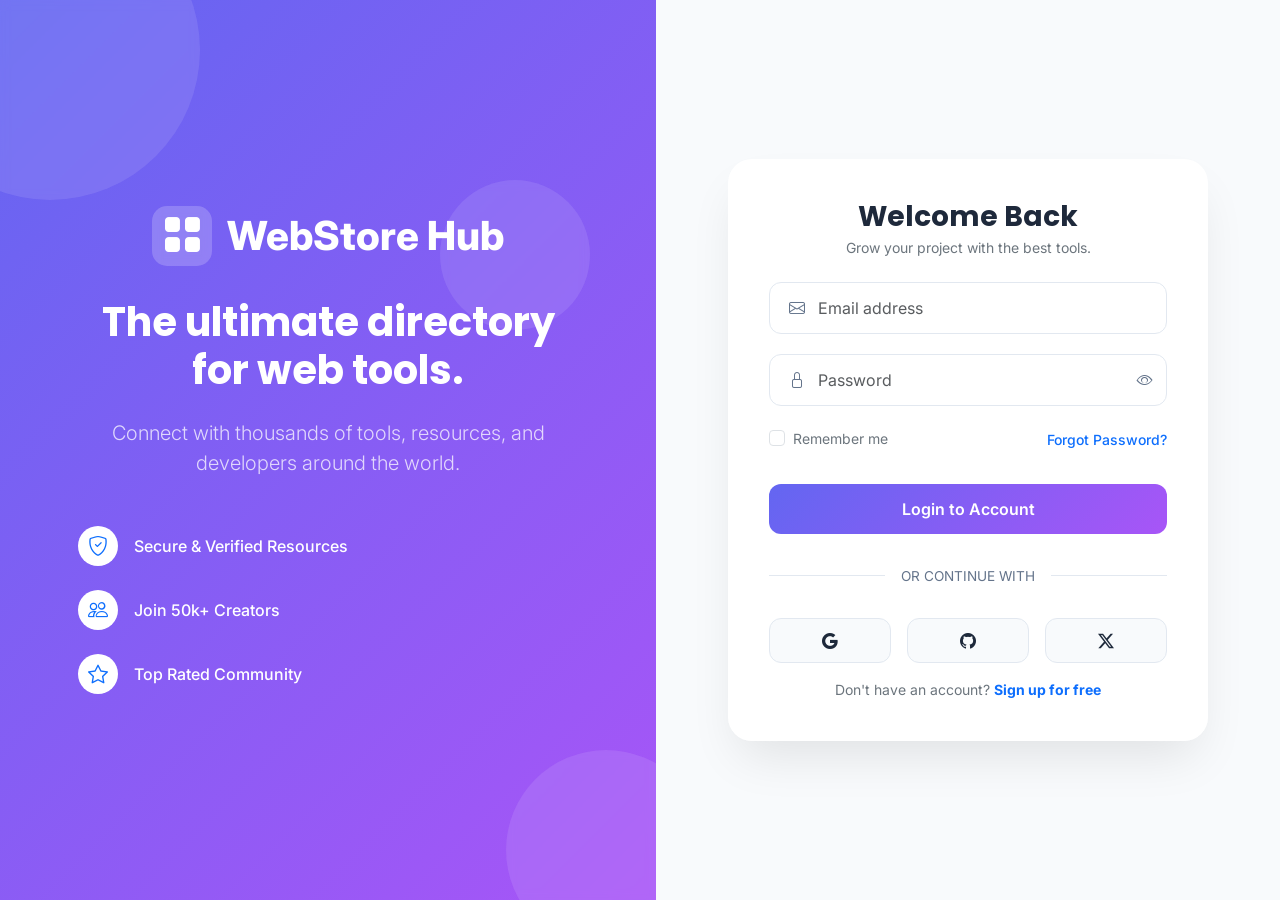
<file: auth.html>
<!DOCTYPE html>
<html lang="en" data-bs-theme="light">
<head>
    <meta charset="UTF-8">
    <meta name="viewport" content="width=device-width, initial-scale=1.0">
    <title>Get Started | WebStore Hub</title>
    <link rel="icon" type="image/svg+xml" href="assets/images/favicon.svg">
    <!-- Bootstrap 5 CSS -->
    <link href="https://cdn.jsdelivr.net/npm/bootstrap@5.3.0/dist/css/bootstrap.min.css" rel="stylesheet">
    <!-- Bootstrap Icons -->
    <link href="https://cdn.jsdelivr.net/npm/bootstrap-icons@1.11.1/font/bootstrap-icons.css" rel="stylesheet">
    <!-- Custom CSS -->
    <link rel="stylesheet" href="assets/css/style.css">
    <style>
        :root {
            --auth-gradient: linear-gradient(135deg, #6366f1 0%, #a855f7 100%);
            --text-primary: #1e293b;
            --text-secondary: #64748b;
            --border-color: #e2e8f0;
            --bg-light: #f8fafc;
        }

        body {
            margin: 0;
            padding: 0;
            font-family: 'Inter', sans-serif;
            background-color: var(--bg-light);
            color: var(--text-primary);
            height: 100vh;
            overflow: hidden;
        }

        @media (max-width: 991px) {
            body {
                overflow-y: auto;
                height: auto;
            }
        }

        .auth-wrapper {
            display: flex;
            height: 100vh;
            width: 100%;
        }

        @media (max-width: 991px) {
            .auth-wrapper {
                flex-direction: column;
                height: auto;
            }
        }

        /* Left Side: Gradient and Illustration */
        .auth-side-brand {
            flex: 1;
            background: var(--auth-gradient);
            display: flex;
            flex-direction: column;
            justify-content: center;
            align-items: center;
            padding: 40px;
            color: white;
            position: relative;
            overflow: hidden;
            height: 100vh;
        }

        @media (max-width: 991px) {
            .auth-side-brand {
                height: auto;
                padding: 60px 20px;
            }
        }

        .brand-content {
            z-index: 2;
            text-align: center;
            max-width: 500px;
        }

        .brand-logo {
            font-size: 2.5rem;
            font-weight: 800;
            color: white;
            margin-bottom: 2rem;
            display: flex;
            align-items: center;
            justify-content: center;
            gap: 15px;
            text-decoration: none;
        }

        .brand-logo-icon {
            background: rgba(255, 255, 255, 0.2);
            width: 60px;
            height: 60px;
            display: flex;
            align-items: center;
            justify-content: center;
            border-radius: 15px;
            backdrop-filter: blur(5px);
        }

        /* Animated shapes */
        .shape {
            position: absolute;
            background: rgba(255, 255, 255, 0.1);
            backdrop-filter: blur(5px);
            border-radius: 50%;
            z-index: 1;
            animation: float 20s infinite linear;
        }

        .shape-1 { width: 300px; height: 300px; top: -100px; left: -100px; }
        .shape-2 { width: 200px; height: 200px; bottom: -50px; right: -50px; animation-duration: 25s; }
        .shape-3 { width: 150px; height: 150px; top: 20%; right: 10%; animation-duration: 30s; }

        @keyframes float {
            0% { transform: translateY(0) rotate(0deg); }
            50% { transform: translateY(-50px) rotate(180deg); }
            100% { transform: translateY(0) rotate(360deg); }
        }

        /* Right Side: Forms */
        .auth-side-form {
            flex: 1;
            display: flex;
            justify-content: center;
            align-items: center;
            padding: 1.5rem;
            background: var(--bg-light);
            position: relative;
            height: 100vh;
        }

        @media (max-width: 991px) {
            .auth-side-form {
                height: auto;
                padding: 40px 20px;
            }
        }

        .glass-card {
            width: 100%;
            max-width: 480px;
            background: rgba(255, 255, 255, 0.9);
            backdrop-filter: blur(20px);
            border: 1px solid rgba(255, 255, 255, 0.5);
            border-radius: 24px;
            padding: 2.5rem;
            box-shadow: 0 25px 50px -12px rgba(0, 0, 0, 0.1);
            position: relative;
            z-index: 5;
            transition: transform 0.6s cubic-bezier(0.34, 1.56, 0.64, 1), opacity 0.5s ease;
        }

        @media (max-width: 576px) {
            .glass-card {
                padding: 1.5rem;
                border-radius: 20px;
            }
        }

        .form-section {
            position: absolute;
            width: calc(100% - 6rem);
            top: 3rem;
            opacity: 0;
            visibility: hidden;
            transition: all 0.5s cubic-bezier(0.4, 0, 0.2, 1);
        }

        /* Transition States */
        .form-section.active {
            opacity: 1;
            visibility: visible;
            position: relative;
            top: 0;
            width: 100%;
        }

        .form-section.login-section {
            transform: translateX(0);
        }
        .form-section.signup-section {
            transform: translateX(50px);
        }

        .form-container {
            position: relative;
            min-height: 480px;
        }

        .auth-form {
            position: absolute;
            top: 0;
            left: 0;
            width: 100%;
            transition: all 0.6s cubic-bezier(0.68, -0.55, 0.265, 1.55);
            opacity: 0;
            pointer-events: none;
            transform: translateX(20px);
        }

        body.login-active .login-form {
            opacity: 1;
            pointer-events: all;
            transform: translateX(0);
            position: relative;
        }

        body.signup-active .signup-form {
            opacity: 1;
            pointer-events: all;
            transform: translateX(0);
            position: relative;
        }

        body.signup-active .login-form {
            opacity: 0;
            pointer-events: none;
            transform: translateX(-20px);
            position: absolute;
        }

        body.login-active .signup-form {
            opacity: 0;
            pointer-events: none;
            transform: translateX(20px);
            position: absolute;
        }

        /* Form styling */
        .form-label {
            font-weight: 500;
            margin-bottom: 0.5rem;
            color: var(--text-primary);
        }

        .input-group-custom {
            position: relative;
            margin-bottom: 1.25rem;
        }

        .input-group-custom i {
            position: absolute;
            left: 1.25rem;
            top: 50%;
            transform: translateY(-50%);
            color: var(--text-secondary);
            z-index: 10;
        }

        .input-group-custom .form-control {
            padding: 0.8rem 3rem 0.8rem 3rem;
            border-radius: 12px;
            background: white;
            border: 1.5px solid var(--border-color);
            transition: all 0.3s ease;
            height: 52px;
        }

        .input-group-custom .form-control:focus {
            border-color: #6366f1;
            box-shadow: 0 0 0 4px rgba(99, 102, 241, 0.15);
        }

        .password-toggle {
            position: absolute;
            right: 0;
            top: 0;
            height: 100%;
            width: 50px;
            display: flex;
            align-items: center;
            justify-content: center;
            cursor: pointer;
            color: #94a3b8;
            z-index: 10;
            border: none;
            background: none;
            padding: 0;
            transition: color 0.3s ease;
        }

        .password-toggle:hover {
            color: #6366f1;
        }

        .btn-auth {
            background: var(--auth-gradient);
            border: none;
            color: white;
            padding: 0.8rem;
            font-weight: 600;
            border-radius: 12px;
            width: 100%;
            margin-top: 1rem;
            transition: all 0.3s ease;
        }

        .btn-auth:hover {
            transform: translateY(-2px);
            box-shadow: 0 10px 15px -3px rgba(99, 102, 241, 0.4);
            color: white;
        }

        .divider {
            display: flex;
            align-items: center;
            text-align: center;
            margin: 2rem 0;
            color: var(--text-secondary);
            font-size: 0.85rem;
        }

        .divider::before, .divider::after {
            content: '';
            flex: 1;
            border-bottom: 1px solid var(--border-color);
        }

        .divider:not(:empty)::before { margin-right: 1rem; }
        .divider:not(:empty)::after { margin-left: 1rem; }

        .social-grid {
            display: grid;
            grid-template-columns: repeat(3, 1fr);
            gap: 1rem;
        }

        .social-item {
            display: flex;
            align-items: center;
            justify-content: center;
            padding: 0.6rem;
            border-radius: 12px;
            border: 1.5px solid var(--border-color);
            background: var(--bg-color);
            cursor: pointer;
            transition: all 0.3s ease;
            color: var(--text-primary);
            text-decoration: none;
        }

        .social-item:hover {
            border-color: #6366f1;
            background: rgba(99, 102, 241, 0.05);
        }

        .theme-switch-container {
            position: absolute;
            top: 2rem;
            right: 2rem;
            z-index: 100;
        }

        .back-home {
            display: none;
        }

        /* Dark Mode overrides */
        [data-bs-theme="dark"] .glass-card {
            background: rgba(15, 23, 42, 0.8);
            border-color: rgba(255, 255, 255, 0.05);
        }
    </style>
</head>
<body class="login-active">





    <div class="auth-wrapper">
        <!-- Left Side -->
        <div class="auth-side-brand">
            <div class="shape shape-1"></div>
            <div class="shape shape-2"></div>
            <div class="shape shape-3"></div>

            <div class="brand-content">
                <a href="index.html" class="brand-logo">
                    <div class="brand-logo-icon">
                        <i class="bi bi-grid-fill"></i>
                    </div>
                    WebStore Hub
                </a>
                <h1 class="display-6 fw-bold mb-4">The ultimate directory for web tools.</h1>
                <p class="lead opacity-75">Connect with thousands of tools, resources, and developers around the world.</p>
                
                <div class="mt-5 text-start">
                    <div class="d-flex align-items-center gap-3 mb-4">
                        <div class="bg-white rounded-circle p-2 d-flex align-items-center justify-content-center" style="width: 40px; height: 40px;">
                            <i class="bi bi-shield-check text-primary fs-5"></i>
                        </div>
                        <p class="mb-0 fw-medium">Secure & Verified Resources</p>
                    </div>
                    <div class="d-flex align-items-center gap-3 mb-4">
                        <div class="bg-white rounded-circle p-2 d-flex align-items-center justify-content-center" style="width: 40px; height: 40px;">
                            <i class="bi bi-people text-primary fs-5"></i>
                        </div>
                        <p class="mb-0 fw-medium">Join 50k+ Creators</p>
                    </div>
                    <div class="d-flex align-items-center gap-3">
                        <div class="bg-white rounded-circle p-2 d-flex align-items-center justify-content-center" style="width: 40px; height: 40px;">
                            <i class="bi bi-star text-primary fs-5"></i>
                        </div>
                        <p class="mb-0 fw-medium">Top Rated Community</p>
                    </div>
                </div>
            </div>
        </div>

        <!-- Right Side -->
        <div class="auth-side-form">
            <div class="glass-card" id="authCard">
                <div class="form-container">
                    <!-- Login Form -->
                    <div class="login-form auth-form" id="loginForm">
                        <div class="text-center mb-4">
                            <h2 class="fw-bold h3 mb-1">Welcome Back</h2>
                            <p class="text-secondary small">Grow your project with the best tools.</p>
                        </div>

                        <form action="index.html">
                            <div class="input-group-custom">
                                <i class="bi bi-envelope"></i>
                                <input type="email" class="form-control" placeholder="Email address" required>
                            </div>
                            <div class="input-group-custom">
                                <i class="bi bi-lock"></i>
                                <input type="password" class="form-control" placeholder="Password" required>
                                <button type="button" class="password-toggle">
                                    <i class="bi bi-eye"></i>
                                </button>
                            </div>

                            <div class="d-flex justify-content-between align-items-center mb-3">
                                <div class="form-check">
                                    <input class="form-check-input" type="checkbox" id="rememberMe">
                                    <label class="form-check-label small text-secondary" for="rememberMe">
                                        Remember me
                                    </label>
                                </div>
                                <a href="#" class="small text-primary text-decoration-none fw-medium">Forgot Password?</a>
                            </div>

                            <button type="submit" class="btn btn-auth">Login to Account</button>
                        </form>

                        <div class="divider">OR CONTINUE WITH</div>

                        <div class="social-grid">
                            <a href="#" class="social-item"><i class="bi bi-google"></i></a>
                            <a href="#" class="social-item"><i class="bi bi-github"></i></a>
                            <a href="#" class="social-item"><i class="bi bi-twitter-x"></i></a>
                        </div>

                        <p class="text-center mt-3 mb-0 small text-secondary">
                            Don't have an account? <a href="javascript:void(0)" class="text-primary fw-bold text-decoration-none" id="toSignup">Sign up for free</a>
                        </p>
                    </div>

                    <!-- Sign Up Form -->
                    <div class="signup-form auth-form" id="signupForm">
                        <div class="text-center mb-4">
                            <h2 class="fw-bold h3 mb-1">Create Account</h2>
                            <p class="text-secondary small">Start your journey with us today.</p>
                        </div>

                        <form action="index.html">
                            <div class="input-group-custom">
                                <i class="bi bi-person"></i>
                                <input type="text" class="form-control" placeholder="Full name" required>
                            </div>
                            <div class="input-group-custom">
                                <i class="bi bi-envelope"></i>
                                <input type="email" class="form-control" placeholder="Email address" required>
                            </div>
                            <div class="input-group-custom">
                                <i class="bi bi-lock"></i>
                                <input type="password" class="form-control" placeholder="Password" required>
                                <button type="button" class="password-toggle">
                                    <i class="bi bi-eye"></i>
                                </button>
                            </div>
                            <div class="input-group-custom">
                                <i class="bi bi-shield-lock"></i>
                                <input type="password" class="form-control" placeholder="Confirm password" required>
                                <button type="button" class="password-toggle">
                                    <i class="bi bi-eye"></i>
                                </button>
                            </div>

                            <div class="form-check mb-3">
                                <input class="form-check-input" type="checkbox" id="terms" required>
                                <label class="form-check-label small text-secondary" for="terms">
                                    I agree to the <a href="#" class="text-primary text-decoration-none">Terms of Service</a>
                                </label>
                            </div>

                            <button type="submit" class="btn btn-auth">Create Account</button>
                        </form>

                        <p class="text-center mt-3 mb-0 small text-secondary">
                            Already have an account? <a href="javascript:void(0)" class="text-primary fw-bold text-decoration-none" id="toLogin">Login</a>
                        </p>
                    </div>
                </div>
            </div>
        </div>
    </div>

    <!-- Bootstrap Bundle JS -->
    <script src="https://cdn.jsdelivr.net/npm/bootstrap@5.3.0/dist/js/bootstrap.bundle.min.js"></script>
    
    <script>
        // Form Switching Logic
        const toSignup = document.getElementById('toSignup');
        const toLogin = document.getElementById('toLogin');
        const body = document.body;

        toSignup.addEventListener('click', () => {
            body.classList.remove('login-active');
            body.classList.add('signup-active');
        });

        toLogin.addEventListener('click', () => {
            body.classList.remove('signup-active');
            body.classList.add('login-active');
        });

        // Show/Hide Password Toggle
        const passwordToggles = document.querySelectorAll('.password-toggle');
        passwordToggles.forEach(toggle => {
            toggle.addEventListener('click', () => {
                const input = toggle.parentElement.querySelector('input');
                const icon = toggle.querySelector('i');
                
                if (input.type === 'password') {
                    input.type = 'text';
                    icon.classList.replace('bi-eye', 'bi-eye-slash');
                } else {
                    input.type = 'password';
                    icon.classList.replace('bi-eye-slash', 'bi-eye');
                }
            });
        });

    </script>
</body>
</html>
</file>
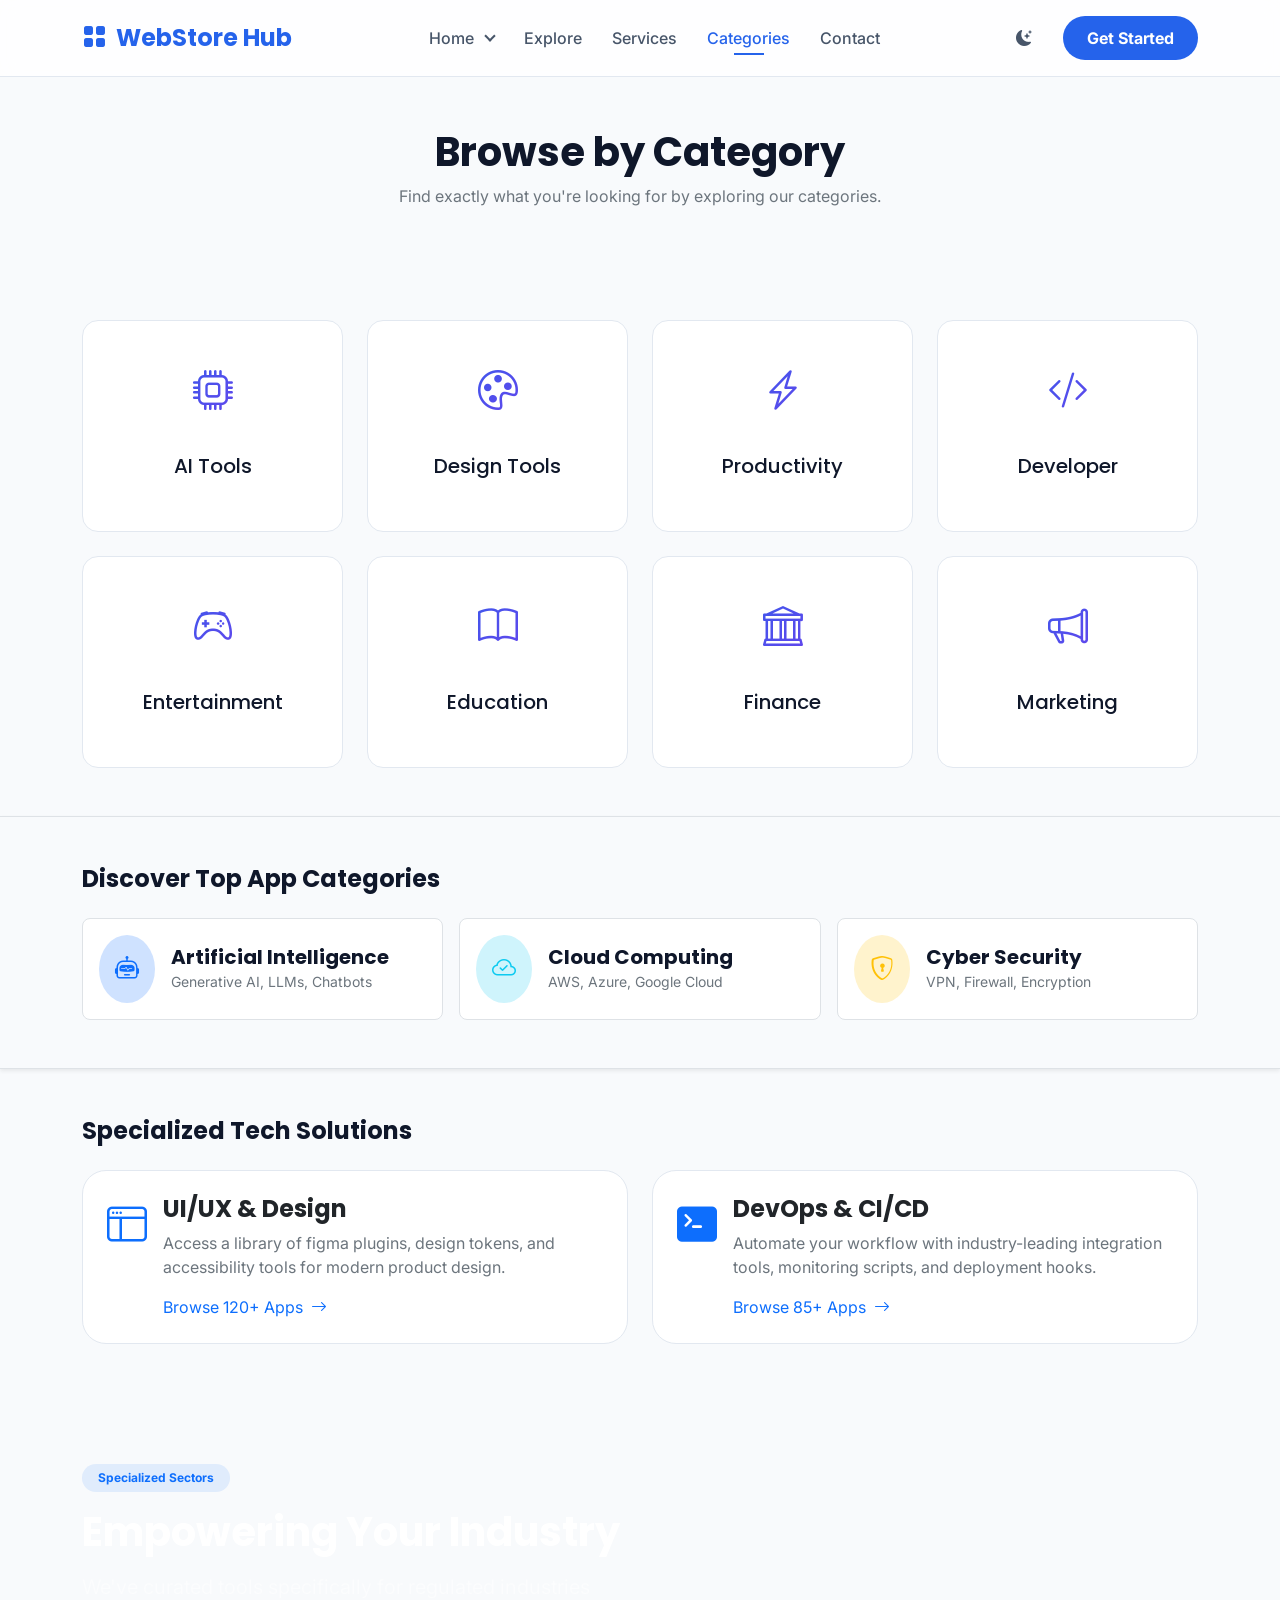
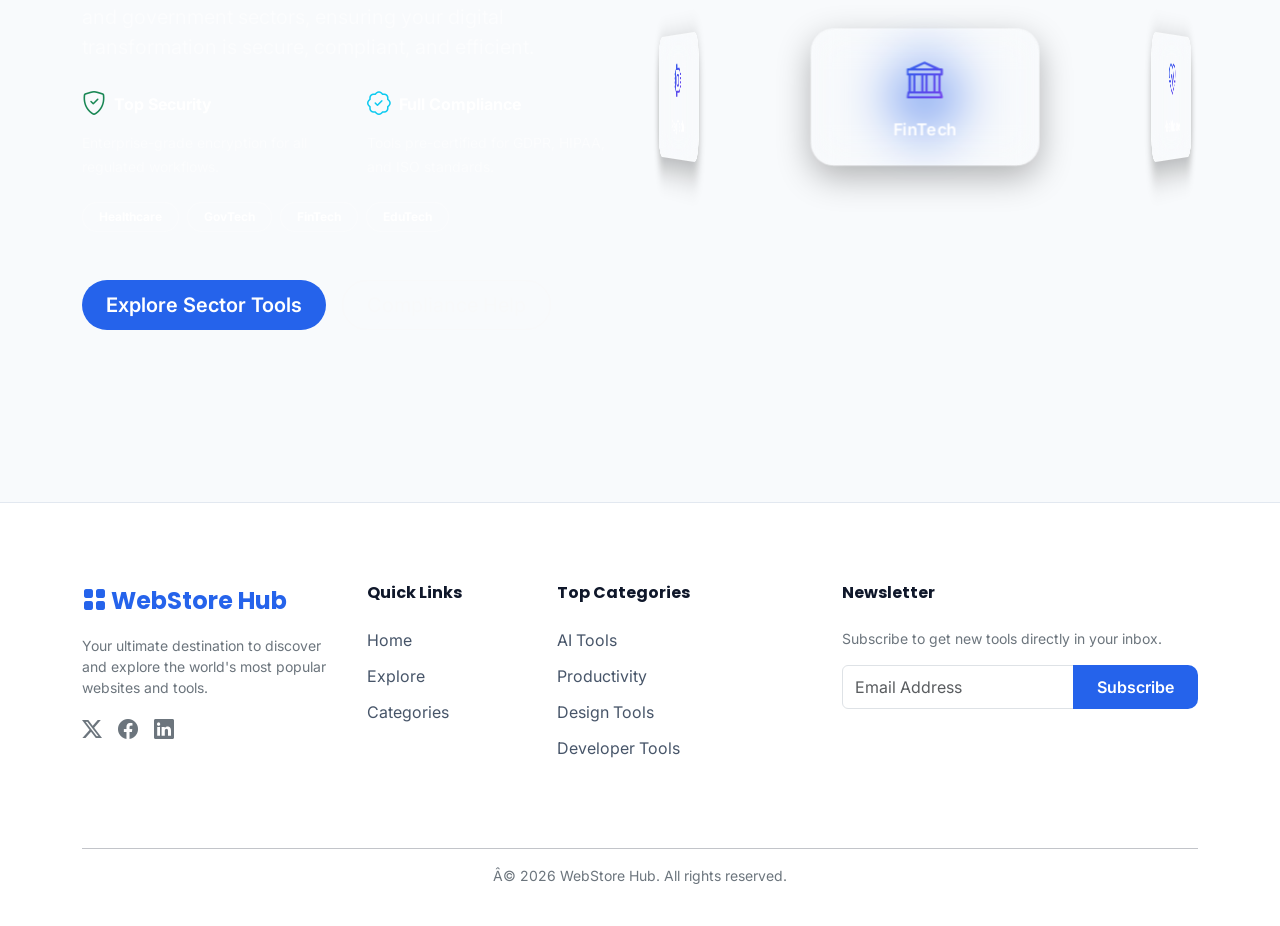
<file: categories.html>
<!DOCTYPE html>
<html lang="en" data-bs-theme="light">
<head>
    <meta charset="UTF-8">
    <meta name="viewport" content="width=device-width, initial-scale=1.0">
    <title>Categories | WebStore Hub</title>
    <link rel="icon" type="image/svg+xml" href="assets/images/favicon.svg">
    <!-- Bootstrap 5 CSS -->
    <link href="https://cdn.jsdelivr.net/npm/bootstrap@5.3.0/dist/css/bootstrap.min.css" rel="stylesheet">
    <!-- Bootstrap Icons -->
    <link href="https://cdn.jsdelivr.net/npm/bootstrap-icons@1.11.1/font/bootstrap-icons.css" rel="stylesheet">
    <!-- Custom CSS -->
    <link rel="stylesheet" href="assets/css/style.css">
    <style>
        .category-card {
            background-color: var(--card-bg);
            border: 1px solid var(--border-color);
            border-radius: var(--card-radius);
            padding: 40px;
            text-align: center;
            transition: var(--transition);
            cursor: pointer;
            height: 100%;
        }
        .category-card:hover {
            transform: translateY(-10px);
            border-color: var(--brand-primary);
            box-shadow: 0 15px 30px rgba(0,0,0,0.05);
        }
        .category-icon {
            font-size: 3rem;
            margin-bottom: 20px;
            display: inline-block;
            background: linear-gradient(135deg, var(--brand-primary), var(--brand-accent));
            background-clip: text;
            -webkit-background-clip: text;
            -webkit-text-fill-color: transparent;
        }

        .category-card h3 {
            line-height: 1.25;
            min-height: 2.5em;
            display: flex;
            align-items: center;
            justify-content: center;
            text-align: center;
            margin-bottom: 0;
        }

        @media (max-width: 991px) and (min-width: 768px) {
            .category-card {
                padding: 28px 16px;
            }

            .category-icon {
                font-size: 2.2rem;
                margin-bottom: 16px;
            }

            .category-card h3 {
                font-size: 1rem;
                min-height: 2.7em;
            }
        }
    </style>
</head>
<body>

    <!-- Header -->
    <nav class="navbar navbar-expand-xl fixed-top">
        <div class="container">
            <a class="navbar-brand" href="index.html">
                <i class="bi bi-grid-fill"></i>
                WebStore Hub
            </a>
            
            <!-- Mobile Toggle -->
            <button class="navbar-toggler border-0" type="button" data-bs-toggle="offcanvas" data-bs-target="#offcanvasNavbar">
                <span class="navbar-toggler-icon"></span>
            </button>

            <!-- Desktop Nav -->
            <div class="collapse navbar-collapse" id="navbarNav">
                <ul class="navbar-nav mx-auto">
                    <li class="nav-item dropdown">
                        <a class="nav-link dropdown-toggle" href="#" role="button" data-bs-toggle="dropdown" aria-expanded="false">
                            Home
                        </a>
                        <ul class="dropdown-menu border-0 shadow-sm">
                            <li><a class="dropdown-item" href="index.html">Classic Directory</a></li>
                            <li><a class="dropdown-item" href="home2.html">Modern Marketplace</a></li>
                        </ul>
                    </li>
                    <li class="nav-item"><a class="nav-link" href="explore.html">Explore</a></li>
                    <li class="nav-item"><a class="nav-link" href="service.html">Services</a></li>
                    <li class="nav-item"><a class="nav-link active" href="categories.html">Categories</a></li>
                    <li class="nav-item"><a class="nav-link" href="contact.html">Contact</a></li>

                </ul>
                <div class="d-flex align-items-center gap-3">
                    <button class="btn btn-link nav-link px-0" id="themeToggle">
                        <i class="bi bi-moon-stars-fill"></i>
                    </button>
                    <a href="auth.html" class="btn btn-primary px-4 rounded-pill fw-bold">Get Started</a>
                </div>
            </div>
        </div>
    </nav>

    <!-- Mobile Offcanvas Menu -->
    <div class="offcanvas offcanvas-end" tabindex="-1" id="offcanvasNavbar">
        <div class="offcanvas-header border-bottom">
            <h5 class="offcanvas-title fw-bold">WebStore Hub</h5>
            <button type="button" class="btn-close" data-bs-dismiss="offcanvas"></button>
        </div>
        <div class="offcanvas-body">
            <ul class="navbar-nav justify-content-end flex-grow-1 pe-3 mb-4">
                <li class="nav-item dropdown">
                    <a class="nav-link dropdown-toggle py-3 border-bottom" href="#" role="button" data-bs-toggle="dropdown" aria-expanded="false">
                        Home
                    </a>
                    <ul class="dropdown-menu border-0 shadow-sm bg-light">
                        <li><a class="dropdown-item" href="index.html">Classic Directory</a></li>
                        <li><a class="dropdown-item" href="home2.html">Modern Marketplace</a></li>
                    </ul>
                </li>
                <li class="nav-item"><a class="nav-link py-3 border-bottom" href="explore.html">Explore</a></li>
                <li class="nav-item"><a class="nav-link py-3 border-bottom" href="service.html">Services</a></li>
                <li class="nav-item"><a class="nav-link py-3 border-bottom active" href="categories.html">Categories</a></li>
                <li class="nav-item"><a class="nav-link py-3 border-bottom" href="contact.html">Contact</a></li>

            </ul>
            <div class="d-grid gap-2">
                <a href="auth.html" class="btn btn-primary rounded-pill fw-bold py-3">Get Started</a>
                <button class="btn btn-outline-secondary" id="offcanvasThemeToggle">
                    <i class="bi bi-moon-stars-fill me-2"></i> Toggle Dark / Light Mode
                </button>
            </div>
        </div>
    </div>

    <!-- Page Header -->
    <section class="py-5">
        <div class="container text-center">
            <h1 class="fw-bold">Browse by Category</h1>
            <p class="text-secondary">Find exactly what you're looking for by exploring our categories.</p>
        </div>
    </section>

    <!-- Categories Grid -->
    <main class="container py-5">
        <div class="row g-4">
            <!-- AI Tools -->
            <div class="col-lg-3 col-md-3 col-sm-6">
                <div class="category-card" onclick="location.href='explore.html?cat=ai'">
                    <i class="bi bi-cpu category-icon"></i>
                    <h3 class="h5 mb-0">AI Tools</h3>
                </div>
            </div>
            <!-- Design -->
            <div class="col-lg-3 col-md-3 col-sm-6">
                <div class="category-card" onclick="location.href='explore.html?cat=design'">
                    <i class="bi bi-palette category-icon"></i>
                    <h3 class="h5 mb-0">Design Tools</h3>
                </div>
            </div>
            <!-- Productivity -->
            <div class="col-lg-3 col-md-3 col-sm-6">
                <div class="category-card" onclick="location.href='explore.html?cat=productivity'">
                    <i class="bi bi-lightning-charge category-icon"></i>
                    <h3 class="h5 mb-0">Productivity</h3>
                </div>
            </div>
            <!-- Developer -->
            <div class="col-lg-3 col-md-3 col-sm-6">
                <div class="category-card" onclick="location.href='explore.html?cat=dev'">
                    <i class="bi bi-code-slash category-icon"></i>
                    <h3 class="h5 mb-0">Developer</h3>
                </div>
            </div>
            <!-- Entertainment -->
            <div class="col-lg-3 col-md-3 col-sm-6">
                <div class="category-card" onclick="location.href='explore.html?cat=entertainment'">
                    <i class="bi bi-controller category-icon"></i>
                    <h3 class="h5 mb-0">Entertainment</h3>
                </div>
            </div>
            <!-- Education -->
            <div class="col-lg-3 col-md-3 col-sm-6">
                <div class="category-card" onclick="location.href='explore.html?cat=education'">
                    <i class="bi bi-book category-icon"></i>
                    <h3 class="h5 mb-0">Education</h3>
                </div>
            </div>
            <!-- Finance -->
            <div class="col-lg-3 col-md-3 col-sm-6">
                <div class="category-card" onclick="location.href='explore.html?cat=finance'">
                    <i class="bi bi-bank category-icon"></i>
                    <h3 class="h5 mb-0">Finance</h3>
                </div>
            </div>
            <!-- Marketing -->
            <div class="col-lg-3 col-md-3 col-sm-6">
                <div class="category-card" onclick="location.href='explore.html?cat=marketing'">
                    <i class="bi bi-megaphone category-icon"></i>
                    <h3 class="h5 mb-0">Marketing</h3>
                </div>
            </div>
        </div>

    </main>

    <!-- Section 1: Top App Categories -->
    <section class="py-5 shadow-sm border-top border-bottom" style="background: var(--bg-color);">
        <div class="container">
            <h2 class="h4 fw-bold mb-4">Discover Top App Categories</h2>
            <div class="row g-3">
                <div class="col-lg-4 col-md-6">
                    <div class="p-3 border rounded-3 d-flex align-items-center gap-3 category-list-item">
                        <div class="flex-shrink-0 bg-primary-subtle text-primary p-3 rounded-circle">
                            <i class="bi bi-robot fs-4"></i>
                        </div>
                        <div>
                            <h5 class="mb-0 fw-bold">Artificial Intelligence</h5>
                            <small class="text-secondary">Generative AI, LLMs, Chatbots</small>
                        </div>
                    </div>
                </div>
                <div class="col-lg-4 col-md-6">
                    <div class="p-3 border rounded-3 d-flex align-items-center gap-3 category-list-item">
                        <div class="flex-shrink-0 bg-info-subtle text-info p-3 rounded-circle">
                            <i class="bi bi-cloud-check fs-4"></i>
                        </div>
                        <div>
                            <h5 class="mb-0 fw-bold">Cloud Computing</h5>
                            <small class="text-secondary">AWS, Azure, Google Cloud</small>
                        </div>
                    </div>
                </div>
                <div class="col-lg-4 col-md-6">
                    <div class="p-3 border rounded-3 d-flex align-items-center gap-3 category-list-item">
                        <div class="flex-shrink-0 bg-warning-subtle text-warning p-3 rounded-circle">
                            <i class="bi bi-shield-lock fs-4"></i>
                        </div>
                        <div>
                            <h5 class="mb-0 fw-bold">Cyber Security</h5>
                            <small class="text-secondary">VPN, Firewall, Encryption</small>
                        </div>
                    </div>
                </div>
            </div>
        </div>
    </section>

    <!-- Section 2: Specialized Solutions -->
    <section class="py-5">
        <div class="container">
            <h2 class="h4 fw-bold mb-4">Specialized Tech Solutions</h2>
            <div class="row g-4">
                <div class="col-md-6">
                    <div class="card border-0 specialized-card p-4 rounded-4">
                        <div class="d-flex align-items-start gap-3">
                            <i class="bi bi-window-sidebar fs-1 text-primary"></i>
                            <div>
                                <h4 class="fw-bold">UI/UX & Design</h4>
                                <p class="text-secondary">Access a library of figma plugins, design tokens, and accessibility tools for modern product design.</p>
                                <a href="#" class="text-primary fw-600 text-decoration-none d-inline-flex align-items-center gap-2">Browse 120+ Apps <i class="bi bi-arrow-right"></i></a>
                            </div>
                        </div>
                    </div>
                </div>
                <div class="col-md-6">
                    <div class="card border-0 specialized-card p-4 rounded-4">
                        <div class="d-flex align-items-start gap-3">
                            <i class="bi bi-terminal-fill fs-1 text-primary"></i>
                            <div>
                                <h4 class="fw-bold">DevOps & CI/CD</h4>
                                <p class="text-secondary">Automate your workflow with industry-leading integration tools, monitoring scripts, and deployment hooks.</p>
                                <a href="#" class="text-primary fw-600 text-decoration-none d-inline-flex align-items-center gap-2">Browse 85+ Apps <i class="bi bi-arrow-right"></i></a>
                            </div>
                        </div>
                    </div>
                </div>
            </div>
        </div>
    </section>

    <!-- Section 3: Industry Specific -->
    <section class="py-5 mb-5 industry-spotlight-card text-white rounded-5 mx-2 mx-md-5">
        <div class="container py-4">
            <div class="row align-items-center">
                <div class="col-lg-6">
                    <span class="badge bg-primary bg-opacity-10 text-primary mb-3 px-3 py-2 rounded-pill">Specialized Sectors</span>
                    <h2 class="h1 fw-bold mb-3 text-white">Empowering Your Industry</h2>
                    <p class="text-white-50 mb-4 fs-5">We've curated tools specifically for regulated industries and government sectors, ensuring your digital transformation is secure, compliant, and efficient.</p>
                    
                    <div class="row g-4 mb-4">
                        <div class="col-sm-6">
                            <div class="d-flex align-items-center gap-2 mb-2">
                                <i class="bi bi-shield-check text-success fs-4"></i>
                                <span class="fw-bold text-white">Top Security</span>
                            </div>
                            <small class="text-white-50">Enterprise-grade encryption for all regulated workflows.</small>
                        </div>
                        <div class="col-sm-6">
                            <div class="d-flex align-items-center gap-2 mb-2">
                                <i class="bi bi-patch-check text-info fs-4"></i>
                                <span class="fw-bold text-white">Full Compliance</span>
                            </div>
                            <small class="text-white-50">Tools pre-certified for GDPR, HIPAA, and ISO standards.</small>
                        </div>
                    </div>

                    <div class="d-flex flex-wrap gap-2 mb-5">
                        <span class="badge border border-white border-opacity-25 bg-white bg-opacity-10 px-3 py-2 rounded-pill">Healthcare</span>
                        <span class="badge border border-white border-opacity-25 bg-white bg-opacity-10 px-3 py-2 rounded-pill">GovTech</span>
                        <span class="badge border border-white border-opacity-25 bg-white bg-opacity-10 px-3 py-2 rounded-pill">FinTech</span>
                        <span class="badge border border-white border-opacity-25 bg-white bg-opacity-10 px-3 py-2 rounded-pill">EduTech</span>
                    </div>

                    <div class="d-flex gap-3">
                        <button class="btn btn-primary btn-lg rounded-pill px-4">Explore Sector Tools</button>
                        <button class="btn btn-outline-light btn-lg rounded-pill px-4">Compliance Help</button>
                    </div>
                </div>
                <div class="col-lg-6 mt-5 mt-lg-0">
                    <div class="industry-3d-scene-wrapper">
                        <div class="industry-3d-core"></div>
                        <div class="industry-3d-scene">
                            <!-- Card 1: Finance -->
                            <div class="industry-3d-card card-1">
                                <i class="bi bi-bank"></i>
                                <span>FinTech</span>
                            </div>
                            <!-- Card 2: Health -->
                            <div class="industry-3d-card card-2">
                                <i class="bi bi-heart-pulse"></i>
                                <span>Healthcare</span>
                            </div>
                            <!-- Card 3: Gov -->
                            <div class="industry-3d-card card-3">
                                <i class="bi bi-building-gear"></i>
                                <span>GovTech</span>
                            </div>
                            <!-- Card 4: Edu -->
                            <div class="industry-3d-card card-4">
                                <i class="bi bi-book"></i>
                                <span>EduTech</span>
                            </div>
                            <!-- Card 5: Tech -->
                            <div class="industry-3d-card card-5">
                                <i class="bi bi-cpu"></i>
                                <span>RegTech</span>
                            </div>
                        </div>
                    </div>
                </div>
            </div>
        </div>
    </section>

    <!-- Footer -->
    <footer>
        <div class="container">
            <div class="row">
                <div class="col-lg-3 col-md-6 mb-4">
                    <a class="navbar-brand mb-3 d-inline-block" href="#">
                        <i class="bi bi-grid-fill"></i> WebStore Hub
                    </a>
                    <p class="text-secondary small">Your ultimate destination to discover and explore the world's most popular websites and tools.</p>
                    <div class="d-flex gap-3 fs-5 mt-3">
                        <a href="#" class="text-secondary"><i class="bi bi-twitter-x"></i></a>
                        <a href="#" class="text-secondary"><i class="bi bi-facebook"></i></a>
                        <a href="#" class="text-secondary"><i class="bi bi-linkedin"></i></a>
                    </div>
                </div>
                <div class="col-lg-2 col-md-6 mb-4">
                    <h5 class="footer-heading">Quick Links</h5>
                    <ul class="footer-links">
                        <li><a href="index.html">Home</a></li>
                        <li><a href="explore.html">Explore</a></li>
                        <li><a href="categories.html">Categories</a></li>

                    </ul>
                </div>
                <div class="col-lg-3 col-md-6 mb-4">
                    <h5 class="footer-heading">Top Categories</h5>
                    <ul class="footer-links">
                        <li><a href="#">AI Tools</a></li>
                        <li><a href="#">Productivity</a></li>
                        <li><a href="#">Design Tools</a></li>
                        <li><a href="#">Developer Tools</a></li>
                    </ul>
                </div>
                <div class="col-lg-4 col-md-6 mb-4">
                    <h5 class="footer-heading">Newsletter</h5>
                    <p class="text-secondary small mb-3">Subscribe to get new tools directly in your inbox.</p>
                    <div class="input-group mb-3">
                        <input type="text" class="form-control" placeholder="Email Address">
                        <button class="btn btn-primary" type="button">Subscribe</button>
                    </div>
                </div>
            </div>
            <hr class="mt-5 border-color">
            <p class="text-center text-secondary small mb-0">Â© 2026 WebStore Hub. All rights reserved.</p>
        </div>
    </footer>

    <!-- Back to Top -->
    <a href="#" class="back-to-top" id="backToTop">
        <i class="bi bi-chevron-up"></i>
    </a>

    <!-- Bootstrap Bundle JS -->
    <script src="https://cdn.jsdelivr.net/npm/bootstrap@5.3.0/dist/js/bootstrap.bundle.min.js"></script>
    <script src="assets/js/main.js"></script>
</body>
</html>
</file>
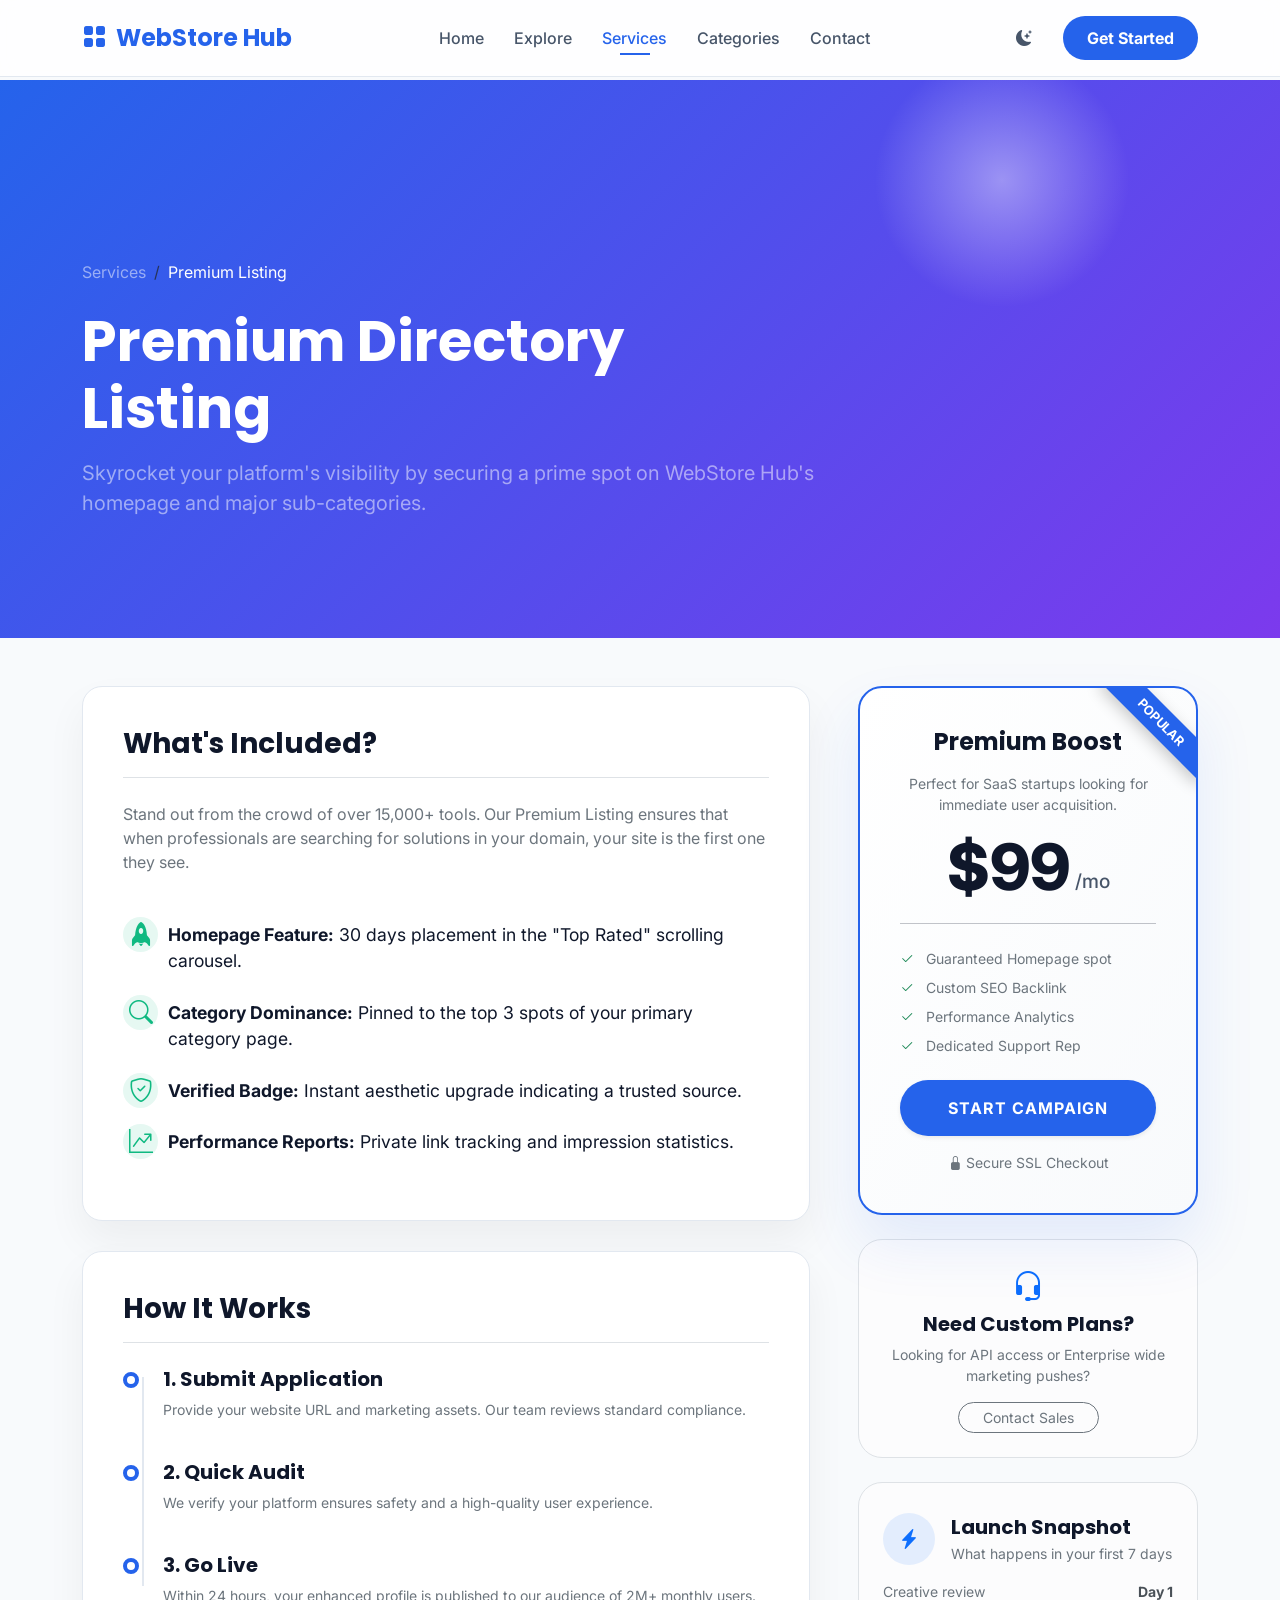
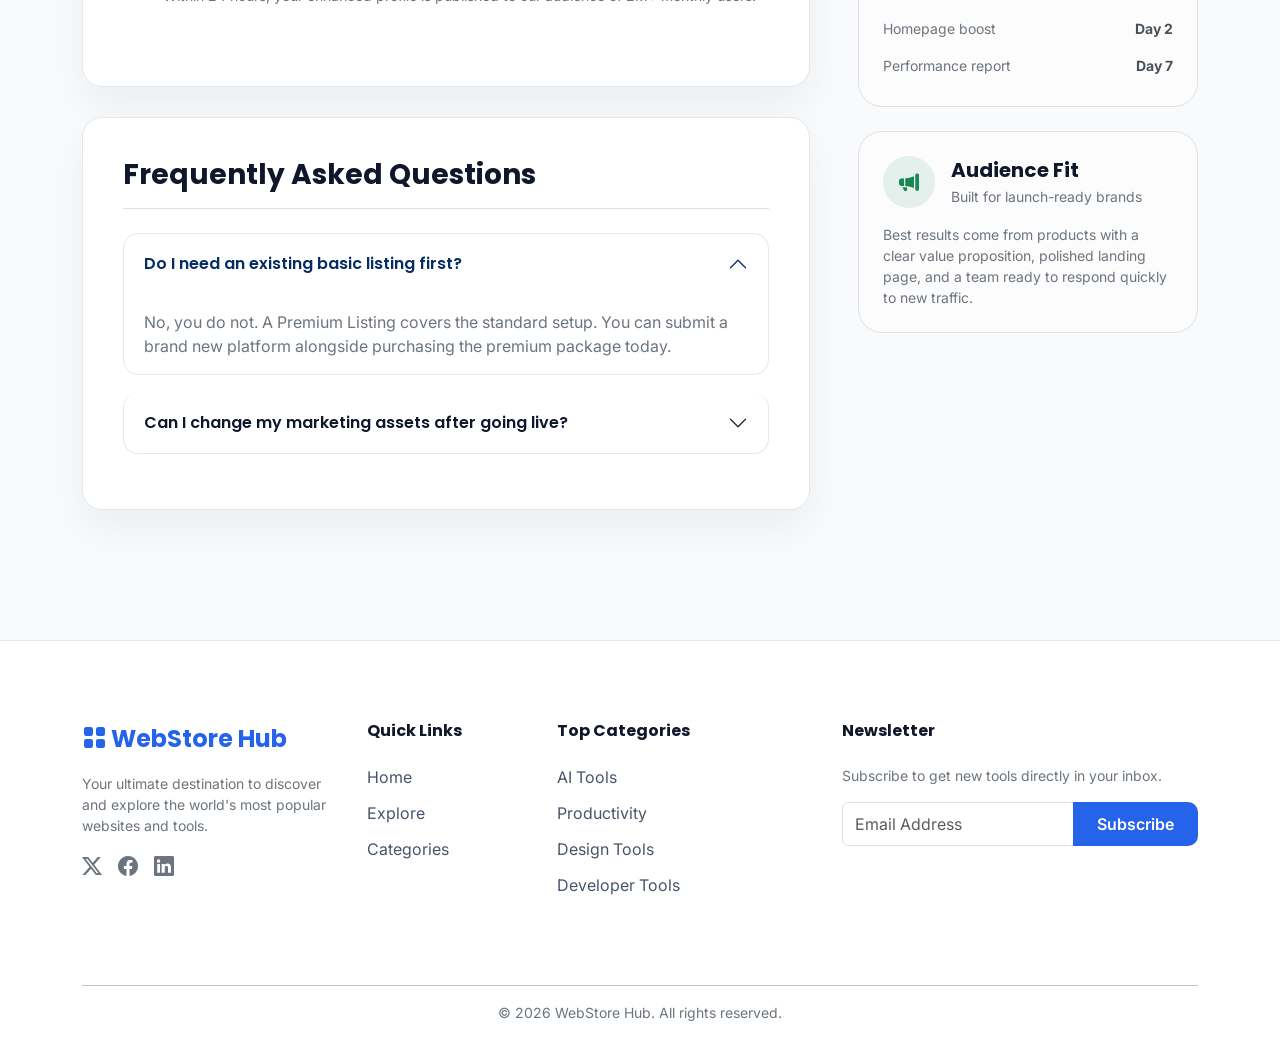
<file: service-details.html>
<!DOCTYPE html>
<html lang="en" data-bs-theme="light">
<head>
    <meta charset="UTF-8">
    <meta name="viewport" content="width=device-width, initial-scale=1.0">
    <title>Service Details | WebStore Hub</title>
    <link rel="icon" type="image/svg+xml" href="assets/images/favicon.svg">
    <!-- Bootstrap 5 CSS -->
    <link href="https://cdn.jsdelivr.net/npm/bootstrap@5.3.0/dist/css/bootstrap.min.css" rel="stylesheet">
    <!-- Bootstrap Icons -->
    <link href="https://cdn.jsdelivr.net/npm/bootstrap-icons@1.11.1/font/bootstrap-icons.css" rel="stylesheet">
    <!-- Custom CSS -->
    <link rel="stylesheet" href="assets/css/style.css">
    <style>
        /* Unique Service Details Styles */
        .service-details-hero {
            padding: 180px 0 120px;
            background: linear-gradient(135deg, var(--brand-primary) 0%, var(--brand-accent) 100%);
            color: white;
            position: relative;
            overflow: hidden;
        }

        .service-details-hero::before {
            content: '';
            position: absolute;
            top: 0; left: 0; right: 0; bottom: 0;
            background: url('https://images.unsplash.com/photo-1551288049-bebda4e38f71?w=1600&auto=format&fit=crop') center/cover;
            opacity: 0.15;
            mix-blend-mode: overlay;
        }

        .hero-floating-element {
            position: absolute;
            width: 300px;
            height: 300px;
            background: radial-gradient(circle, rgba(255,255,255,0.4) 0%, transparent 60%);
            border-radius: 50%;
            top: -50px;
            right: 10%;
            animation: pulseElement 8s infinite alternate ease-in-out;
            pointer-events: none;
        }

        @keyframes pulseElement {
            0% { transform: scale(1) translate(0,0); opacity: 0.2; }
            100% { transform: scale(1.5) translate(-50px, 50px); opacity: 0.5; }
        }

        .details-wrapper {
            margin-top: 48px;
            position: relative;
            z-index: 10;
        }

        .content-card {
            background: var(--card-bg);
            border-radius: 20px;
            padding: 40px;
            border: 1px solid var(--border-color);
            box-shadow: 0 20px 40px rgba(0,0,0,0.05);
            margin-bottom: 30px;
            animation: slideUp 0.8s ease-out;
        }

        .feature-list {
            list-style: none;
            padding: 0;
            margin: 0;
        }

        .feature-list li {
            position: relative;
            padding-left: 45px;
            margin-bottom: 25px;
            font-size: 1.1rem;
        }

        .feature-list li i {
            position: absolute;
            left: 0;
            top: -5px;
            font-size: 1.5rem;
            color: var(--brand-secondary);
            background: rgba(16, 185, 129, 0.1);
            width: 35px;
            height: 35px;
            border-radius: 50%;
            display: flex;
            align-items: center;
            justify-content: center;
        }

        .sticky-sidebar {
            position: sticky;
            top: 100px;
            animation: fadeIn 1.2s ease-in;
        }

        .pricing-card {
            background: linear-gradient(to bottom right, var(--card-bg), var(--bg-color));
            border: 2px solid var(--brand-primary);
            border-radius: 24px;
            padding: 40px;
            text-align: center;
            box-shadow: 0 30px 60px rgba(37, 99, 235, 0.1);
            position: relative;
            overflow: hidden;
        }

        .audience-fit-card {
            min-height: 225px;
            display: flex;
            flex-direction: column;
            justify-content: center;
        }

        .pricing-card::after {
            content: 'POPULAR';
            position: absolute;
            top: 20px;
            right: -35px;
            background: var(--brand-primary);
            color: white;
            font-size: 0.8rem;
            font-weight: 700;
            padding: 5px 40px;
            transform: rotate(45deg);
            box-shadow: 0 5px 15px rgba(0,0,0,0.2);
        }

        .price {
            font-size: 4rem;
            font-weight: 800;
            color: var(--text-primary);
            margin: 20px 0;
            display: flex;
            justify-content: center;
            align-items: flex-end;
            line-height: 1;
        }

        .price span {
            font-size: 1.2rem;
            color: var(--text-secondary);
            font-weight: 500;
            margin-bottom: 8px;
            margin-left: 5px;
        }

        /* Animated Progress Steps */
        .process-steps {
            position: relative;
            padding-left: 40px;
        }

        .process-steps::before {
            content: '';
            position: absolute;
            left: 19px;
            top: 10px;
            bottom: 20px;
            width: 2px;
            background: var(--border-color);
        }

        .step-item {
            position: relative;
            margin-bottom: 40px;
        }

        .step-item::before {
            content: '';
            position: absolute;
            left: -40px;
            top: 5px;
            width: 16px;
            height: 16px;
            border-radius: 50%;
            background: var(--card-bg);
            border: 4px solid var(--brand-primary);
            z-index: 2;
            transition: all 0.3s ease;
        }

        .step-item:hover::before {
            transform: scale(1.5);
            box-shadow: 0 0 15px var(--brand-primary);
        }

        /* Specific Accordion Styles */
        .accordion-button {
            font-weight: 600;
            color: var(--text-primary);
            background-color: transparent !important;
            box-shadow: none !important;
            padding: 20px;
            border-radius: 12px;
        }

        .accordion-item {
            border: 1px solid var(--border-color);
            border-radius: 15px !important;
            margin-bottom: 15px;
            background: var(--card-bg);
            overflow: hidden;
            transition: border-color 0.3s;
            position: relative;
            z-index: 1;
        }

        .accordion-item:hover {
            border-color: var(--brand-primary);
        }

        .accordion-item + .accordion-item {
            margin-top: 18px;
        }
        
    </style>
</head>
<body>

    <!-- Header -->
    <nav class="navbar navbar-expand-xl fixed-top">
        <div class="container">
            <a class="navbar-brand" href="index.html">
                <i class="bi bi-grid-fill"></i>
                WebStore Hub
            </a>
            <button class="navbar-toggler border-0" type="button" data-bs-toggle="offcanvas" data-bs-target="#offcanvasNavbar">
                <span class="navbar-toggler-icon"></span>
            </button>
            <div class="collapse navbar-collapse" id="navbarNav">
                <ul class="navbar-nav mx-auto">
                    <li class="nav-item"><a class="nav-link" href="index.html">Home</a></li>
                    <li class="nav-item"><a class="nav-link" href="explore.html">Explore</a></li>
                    <li class="nav-item"><a class="nav-link active" href="service.html">Services</a></li>
                    <li class="nav-item"><a class="nav-link" href="categories.html">Categories</a></li>
                    <li class="nav-item"><a class="nav-link" href="contact.html">Contact</a></li>

                </ul>
                <div class="d-flex align-items-center gap-3">
                    <button class="btn btn-link nav-link px-0" id="themeToggle">
                        <i class="bi bi-moon-stars-fill"></i>
                    </button>
                    <a href="auth.html" class="btn btn-primary px-4 rounded-pill fw-bold">Get Started</a>
                </div>
            </div>
        </div>
    </nav>

    <!-- Mobile Offcanvas Menu -->
    <div class="offcanvas offcanvas-end" tabindex="-1" id="offcanvasNavbar">
        <div class="offcanvas-header border-bottom">
            <h5 class="offcanvas-title fw-bold">WebStore Hub</h5>
            <button type="button" class="btn-close" data-bs-dismiss="offcanvas"></button>
        </div>
        <div class="offcanvas-body">
            <ul class="navbar-nav justify-content-end flex-grow-1 pe-3 mb-4">
                <li class="nav-item"><a class="nav-link py-3 border-bottom" href="index.html">Home</a></li>
                <li class="nav-item"><a class="nav-link py-3 border-bottom" href="explore.html">Explore</a></li>
                <li class="nav-item"><a class="nav-link py-3 border-bottom active" href="service.html">Services</a></li>
                <li class="nav-item"><a class="nav-link py-3 border-bottom" href="categories.html">Categories</a></li>
                <li class="nav-item"><a class="nav-link py-3 border-bottom" href="contact.html">Contact</a></li>

            </ul>
            <div class="d-grid gap-2">
                <a href="auth.html" class="btn btn-primary rounded-pill fw-bold py-3">Get Started</a>
                <button class="btn btn-outline-secondary" id="offcanvasThemeToggle">
                    <i class="bi bi-moon-stars-fill me-2"></i> Toggle Dark / Light Mode
                </button>
            </div>
        </div>
    </div>

    <!-- Service Details Hero Section -->
    <section class="service-details-hero">
        <div class="hero-floating-element"></div>
        <div class="container position-relative z-2">
            <nav aria-label="breadcrumb">
                <ol class="breadcrumb mb-4">
                    <li class="breadcrumb-item"><a href="service.html" class="text-white-50 text-decoration-none">Services</a></li>
                    <li class="breadcrumb-item active text-white" aria-current="page">Premium Listing</li>
                </ol>
            </nav>
            <div class="row">
                <div class="col-lg-8">
                    <h1 class="display-4 fw-bold mb-3">Premium Directory Listing</h1>
                    <p class="fs-5 text-white-50 mb-0">Skyrocket your platform's visibility by securing a prime spot on WebStore Hub's homepage and major sub-categories.</p>
                </div>
            </div>
        </div>
    </section>

    <!-- Details Content -->
    <main class="container details-wrapper mb-5">
        <div class="row g-5">
            <!-- Left Column: Content -->
            <div class="col-lg-8">
                <!-- Overview Card -->
                <div class="content-card">
                    <h3 class="fw-bold border-bottom border-color pb-3 mb-4">What's Included?</h3>
                    <p class="text-secondary mb-5">Stand out from the crowd of over 15,000+ tools. Our Premium Listing ensures that when professionals are searching for solutions in your domain, your site is the first one they see.</p>
                    
                    <ul class="feature-list">
                        <li>
                            <i class="bi bi-rocket-fill"></i>
                            <strong>Homepage Feature:</strong> 30 days placement in the "Top Rated" scrolling carousel.
                        </li>
                        <li>
                            <i class="bi bi-search"></i>
                            <strong>Category Dominance:</strong> Pinned to the top 3 spots of your primary category page.
                        </li>
                        <li>
                            <i class="bi bi-shield-check"></i>
                            <strong>Verified Badge:</strong> Instant aesthetic upgrade indicating a trusted source.
                        </li>
                        <li>
                            <i class="bi bi-graph-up-arrow"></i>
                            <strong>Performance Reports:</strong> Private link tracking and impression statistics.
                        </li>
                    </ul>
                </div>

                <!-- Process Section -->
                <div class="content-card reveal">
                    <h3 class="fw-bold border-bottom border-color pb-3 mb-4">How It Works</h3>
                    <div class="process-steps mt-4">
                        <div class="step-item">
                            <h5 class="fw-bold">1. Submit Application</h5>
                            <p class="text-secondary small">Provide your website URL and marketing assets. Our team reviews standard compliance.</p>
                        </div>
                        <div class="step-item">
                            <h5 class="fw-bold">2. Quick Audit</h5>
                            <p class="text-secondary small">We verify your platform ensures safety and a high-quality user experience.</p>
                        </div>
                        <div class="step-item">
                            <h5 class="fw-bold">3. Go Live</h5>
                            <p class="text-secondary small">Within 24 hours, your enhanced profile is published to our audience of 2M+ monthly users.</p>
                        </div>
                    </div>
                </div>

                <!-- FAQ Section -->
                <div class="content-card reveal">
                    <h3 class="fw-bold border-bottom border-color pb-3 mb-4">Frequently Asked Questions</h3>
                    <div class="accordion" id="serviceFAQ">
                        <div class="accordion-item">
                            <h2 class="accordion-header">
                                <button class="accordion-button" type="button" data-bs-toggle="collapse" data-bs-target="#faq1">
                                    Do I need an existing basic listing first?
                                </button>
                            </h2>
                            <div id="faq1" class="accordion-collapse collapse show" data-bs-parent="#serviceFAQ">
                                <div class="accordion-body text-secondary">
                                    No, you do not. A Premium Listing covers the standard setup. You can submit a brand new platform alongside purchasing the premium package today.
                                </div>
                            </div>
                        </div>
                        <div class="accordion-item">
                            <h2 class="accordion-header">
                                <button class="accordion-button collapsed" type="button" data-bs-toggle="collapse" data-bs-target="#faq2">
                                    Can I change my marketing assets after going live?
                                </button>
                            </h2>
                            <div id="faq2" class="accordion-collapse collapse" data-bs-parent="#serviceFAQ">
                                <div class="accordion-body text-secondary">
                                    Yes! You'll receive account access where you can modify your banners, description, and link once per week.
                                </div>
                            </div>
                        </div>
                    </div>
                </div>

            </div>

            <!-- Right Column: Sticky Pricing/CTA -->
            <div class="col-lg-4">
                <div class="sticky-sidebar">
                    <div class="pricing-card">
                        <h4 class="fw-bold mb-3">Premium Boost</h4>
                        <p class="text-secondary small">Perfect for SaaS startups looking for immediate user acquisition.</p>
                        
                        <div class="price">
                            $99<span>/mo</span>
                        </div>
                        
                        <hr class="border-color my-4">
                        
                        <ul class="text-start list-unstyled text-secondary small mb-4">
                            <li class="mb-2"><i class="bi bi-check2 text-success me-2"></i> Guaranteed Homepage spot</li>
                            <li class="mb-2"><i class="bi bi-check2 text-success me-2"></i> Custom SEO Backlink</li>
                            <li class="mb-2"><i class="bi bi-check2 text-success me-2"></i> Performance Analytics</li>
                            <li><i class="bi bi-check2 text-success me-2"></i> Dedicated Support Rep</li>
                        </ul>
                        
                        <button class="btn btn-primary w-100 py-3 rounded-pill fw-bold text-uppercase tracking-wide shadow-sm" style="letter-spacing: 1px;">
                            Start Campaign
                        </button>
                        <p class="text-secondary text-center small mt-3 mb-0"><i class="bi bi-lock-fill"></i> Secure SSL Checkout</p>
                    </div>

                    <!-- Contact Help Box -->
                    <div class="bg-light-subtle rounded-4 p-4 mt-4 border border-color text-center">
                        <i class="bi bi-headset fs-2 text-primary mb-2"></i>
                        <h5 class="fw-bold">Need Custom Plans?</h5>
                        <p class="small text-secondary mb-3">Looking for API access or Enterprise wide marketing pushes?</p>
                        <a href="contact.html" class="btn btn-outline-secondary btn-sm rounded-pill px-4">Contact Sales</a>
                    </div>

                    <div class="bg-light-subtle rounded-4 p-4 mt-4 border border-color audience-fit-card">
                        <div class="d-flex align-items-center gap-3 mb-3">
                            <div class="bg-primary bg-opacity-10 text-primary rounded-circle d-flex align-items-center justify-content-center" style="width: 52px; height: 52px;">
                                <i class="bi bi-lightning-charge-fill fs-5"></i>
                            </div>
                            <div>
                                <h5 class="fw-bold mb-1">Launch Snapshot</h5>
                                <p class="small text-secondary mb-0">What happens in your first 7 days</p>
                            </div>
                        </div>
                        <div class="small text-secondary d-flex flex-column gap-3">
                            <div class="d-flex justify-content-between align-items-center">
                                <span>Creative review</span>
                                <strong class="text-dark-emphasis">Day 1</strong>
                            </div>
                            <div class="d-flex justify-content-between align-items-center">
                                <span>Homepage boost</span>
                                <strong class="text-dark-emphasis">Day 2</strong>
                            </div>
                            <div class="d-flex justify-content-between align-items-center">
                                <span>Performance report</span>
                                <strong class="text-dark-emphasis">Day 7</strong>
                            </div>
                        </div>
                    </div>

                    <div class="bg-light-subtle rounded-4 p-4 mt-4 border border-color">
                        <div class="d-flex align-items-center gap-3 mb-3">
                            <div class="bg-success bg-opacity-10 text-success rounded-circle d-flex align-items-center justify-content-center" style="width: 52px; height: 52px;">
                                <i class="bi bi-megaphone-fill fs-5"></i>
                            </div>
                            <div>
                                <h5 class="fw-bold mb-1">Audience Fit</h5>
                                <p class="small text-secondary mb-0">Built for launch-ready brands</p>
                            </div>
                        </div>
                        <p class="small text-secondary mb-0">
                            Best results come from products with a clear value proposition, polished landing page, and a team ready to respond quickly to new traffic.
                        </p>
                    </div>
                </div>
            </div>
        </div>
    </main>

    <!-- Footer -->
    <footer>
        <div class="container">
            <div class="row">
                <div class="col-lg-3 col-md-6 mb-4">
                    <a class="navbar-brand mb-3 d-inline-block" href="index.html">
                        <i class="bi bi-grid-fill"></i> WebStore Hub
                    </a>
                    <p class="text-secondary small">Your ultimate destination to discover and explore the world's most popular websites and tools.</p>
                    <div class="d-flex gap-3 fs-5 mt-3">
                        <a href="#" class="text-secondary"><i class="bi bi-twitter-x"></i></a>
                        <a href="#" class="text-secondary"><i class="bi bi-facebook"></i></a>
                        <a href="#" class="text-secondary"><i class="bi bi-linkedin"></i></a>
                    </div>
                </div>
                <div class="col-lg-2 col-md-6 mb-4">
                    <h5 class="footer-heading">Quick Links</h5>
                    <ul class="footer-links">
                        <li><a href="index.html">Home</a></li>
                        <li><a href="explore.html">Explore</a></li>
                        <li><a href="categories.html">Categories</a></li>

                    </ul>
                </div>
                <div class="col-lg-3 col-md-6 mb-4">
                    <h5 class="footer-heading">Top Categories</h5>
                    <ul class="footer-links">
                        <li><a href="#">AI Tools</a></li>
                        <li><a href="#">Productivity</a></li>
                        <li><a href="#">Design Tools</a></li>
                        <li><a href="#">Developer Tools</a></li>
                    </ul>
                </div>
                <div class="col-lg-4 col-md-6 mb-4">
                    <h5 class="footer-heading">Newsletter</h5>
                    <p class="text-secondary small mb-3">Subscribe to get new tools directly in your inbox.</p>
                    <div class="input-group mb-3">
                        <input type="text" class="form-control" placeholder="Email Address">
                        <button class="btn btn-primary" type="button">Subscribe</button>
                    </div>
                </div>
            </div>
            <hr class="mt-5 border-color">
            <p class="text-center text-secondary small mb-0">© 2026 WebStore Hub. All rights reserved.</p>
        </div>
    </footer>

    <!-- Back to Top -->
    <a href="#" class="back-to-top" id="backToTop">
        <i class="bi bi-chevron-up"></i>
    </a>

    <!-- Bootstrap Bundle JS -->
    <script src="https://cdn.jsdelivr.net/npm/bootstrap@5.3.0/dist/js/bootstrap.bundle.min.js"></script>
    <script src="assets/js/main.js"></script>
</body>
</html>
</file>
<file: assets/css/style.css>
/* 
  WebStore Hub - Premium CSS 
  Theme: Play Store for Websites
  Author: Senior Frontend Developer
*/

@import url('https://fonts.googleapis.com/css2?family=Inter:wght@400;500;600&family=Poppins:wght@600;700&display=swap');

:root {
    /* Brand Colors */
    --brand-primary: #2563EB;
    --brand-secondary: #10B981;
    --brand-accent: #7C3AED;
    
    /* Light Mode */
    --bg-color: #F8FAFC;
    --card-bg: #FFFFFF;
    --border-color: #E2E8F0;
    --text-primary: #0F172A;
    --text-secondary: #475569;
    --nav-bg: rgba(255, 255, 255, 0.8);
    
    /* Spacing */
    --section-padding: 80px 0;
    --card-radius: 16px;
    --transition: all 0.3s cubic-bezier(0.4, 0, 0.2, 1);
}

.glass-card {
    background: var(--card-bg);
    border: 1px solid var(--border-color);
    border-radius: 24px;
    padding: 30px;
    transition: var(--transition);
}

[data-bs-theme="dark"] .glass-card {
    background: rgba(255, 255, 255, 0.03);
    backdrop-filter: blur(10px);
    border: 1px solid rgba(255, 255, 255, 0.05);
}

.glass-card:hover {
    transform: translateY(-10px);
    border-color: var(--brand-primary);
    box-shadow: 0 20px 40px rgba(0,0,0,0.2);
}

[data-bs-theme="dark"] {
    --bg-color: #0B1220;
    --card-bg: #111827;
    --border-color: #1F2937;
    --text-primary: #E5E7EB;
    --text-secondary: #94A3B8;
    --nav-bg: rgba(11, 18, 32, 0.8);
}

/* Fix Bootstrap subtle backgrounds in dark mode */
[data-bs-theme="dark"] .bg-light-subtle,
[data-bs-theme="dark"] .bg-dark-subtle {
    background-color: var(--bg-color) !important;
    border-top: 1px solid var(--border-color);
    border-bottom: 1px solid var(--border-color);
}

/* Global Form Visibility Fix for Dark Mode */
[data-bs-theme="dark"] .form-control,
[data-bs-theme="dark"] .form-select {
    background-color: rgba(255, 255, 255, 0.05) !important;
    border: 1px solid rgba(255, 255, 255, 0.1) !important;
    color: #FFFFFF !important;
}

[data-bs-theme="dark"] .form-select option {
    background-color: var(--card-bg) !important;
    color: #FFFFFF !important;
}
[data-bs-theme="dark"] .form-control::placeholder {
    color: rgba(255, 255, 255, 0.5) !important;
}

[data-bs-theme="dark"] .form-control:focus,
[data-bs-theme="dark"] .form-select:focus {
    background-color: rgba(255, 255, 255, 0.08) !important;
    border-color: var(--brand-primary) !important;
    box-shadow: 0 0 0 0.25rem rgba(37, 99, 235, 0.25) !important;
}

/* Base Styles */
html, body {
    overflow-x: hidden;
    width: 100%;
}

body {
    font-family: 'Inter', sans-serif;
    background-color: var(--bg-color);
    color: var(--text-primary);
    transition: var(--transition);
    padding-top: 80px; /* Padding for fixed navbar */
}

.navbar {
    position: fixed;
    top: 0;
    left: 0;
    width: 100%;
}

h1, h2, h3, h4, h5, h6 {
    font-family: 'Poppins', sans-serif;
    font-weight: 700;
}

a {
    text-decoration: none;
    transition: var(--transition);
}

/* Header */
.navbar {
    background-color: var(--nav-bg);
    backdrop-filter: blur(10px);
    border-bottom: 1px solid var(--border-color);
    padding: 15px 0;
    z-index: 1050;
}

.navbar-brand {
    font-family: 'Poppins', sans-serif;
    font-weight: 700;
    font-size: 1.5rem;
    color: var(--brand-primary) !important;
    display: flex;
    align-items: center;
    gap: 10px;
}

.navbar-toggler {
    padding: 0.35rem 0.5rem;
    flex-shrink: 0;
}

.offcanvas {
    z-index: 1080;
}

.offcanvas-backdrop {
    z-index: 1075;
}

.offcanvas .btn-primary {
    padding: 0.85rem 1rem;
    font-size: 0.95rem;
    border-radius: 999px;
}

.nav-link {
    font-weight: 500;
    color: var(--text-secondary) !important;
    position: relative;
    padding: 10px 15px !important;
    transition: var(--transition);
}

.nav-link::before {
    content: '';
    position: absolute;
    bottom: 5px;
    left: 50%;
    width: 0;
    height: 2px;
    background-color: var(--brand-primary);
    transition: var(--transition);
    transform: translateX(-50%);
}

.nav-link:hover::before, .nav-link.active::before {
    width: 30px;
}

.nav-link:hover, .nav-link.active {
    color: var(--brand-primary) !important;
}

/* Dropdown specific fixes */
.dropdown-toggle::after {
    display: inline-block;
    margin-left: 0.5em;
    vertical-align: 0.255em;
    content: "";
    border: none;
    width: 8px;
    height: 8px;
    border-right: 2px solid currentColor;
    border-bottom: 2px solid currentColor;
    transform: rotate(45deg);
    transition: transform 0.3s ease;
}

.dropdown-toggle.show::after {
    transform: rotate(-135deg) translateY(-2px) translateX(-2px);
}

[data-bs-theme="dark"] .offcanvas .dropdown-menu {
    background-color: #111827 !important;
    border: 1px solid rgba(255, 255, 255, 0.08) !important;
    box-shadow: 0 12px 30px rgba(0, 0, 0, 0.35) !important;
}

[data-bs-theme="dark"] .offcanvas .dropdown-item {
    color: #e5e7eb !important;
}

[data-bs-theme="dark"] .offcanvas .dropdown-item:hover,
[data-bs-theme="dark"] .offcanvas .dropdown-item:focus {
    color: #ffffff !important;
    background-color: rgba(37, 99, 235, 0.16) !important;
}

.btn-primary {
    background-color: var(--brand-primary);
    border: none;
    padding: 10px 24px;
    border-radius: 10px;
    font-weight: 600;
    transition: var(--transition);
}

.btn-primary:hover {
    background-color: #1d4ed8;
    transform: translateY(-3px) scale(1.05);
    box-shadow: 0 10px 20px rgba(37, 99, 235, 0.3);
}

.btn-outline-primary {
    border-color: var(--brand-primary);
    color: var(--brand-primary);
    padding: 10px 24px;
    border-radius: 10px;
    font-weight: 600;
    transition: var(--transition);
}

.btn-outline-primary:hover {
    background-color: var(--brand-primary);
    border-color: var(--brand-primary);
    color: white !important;
    transform: translateY(-3px) scale(1.05);
    box-shadow: 0 10px 20px rgba(37, 99, 235, 0.2);
}

/* Hero Section */
/* Hero Section */
.hero-section {
    padding: 140px 0 100px;
    text-align: center;
    position: relative;
    overflow: hidden;
    background: linear-gradient(rgba(11, 18, 32, 0.7), rgba(11, 18, 32, 0.7)), 
                url('../images/hero_tech_bg.png');
    background-size: cover;
    background-position: center;
    background-attachment: fixed;
}

.blooming-background {
    position: absolute;
    top: 0;
    left: 0;
    width: 100%;
    height: 100%;
    z-index: 1;
    overflow: hidden;
    pointer-events: none;
}

.bloom-blob {
    position: absolute;
    border-radius: 50%;
    filter: blur(80px);
    opacity: 0.3;
    animation: bloom 12s infinite alternate ease-in-out;
}

.blob-1 {
    width: 400px;
    height: 400px;
    background: var(--brand-primary);
    top: -100px;
    right: -100px;
    animation-delay: 0s;
}

.blob-2 {
    width: 350px;
    height: 350px;
    background: var(--brand-accent);
    bottom: -50px;
    left: -100px;
    animation-delay: -4s;
}

.blob-3 {
    width: 300px;
    height: 300px;
    background: var(--brand-secondary);
    top: 50%;
    left: 40%;
    transform: translate(-50%, -50%);
    animation-delay: -8s;
}

@keyframes bloom {
    0% { transform: scale(1) translate(0, 0); opacity: 0.2; }
    50% { transform: scale(1.3) translate(20px, -30px); opacity: 0.4; }
    100% { transform: scale(1) translate(-20px, 30px); opacity: 0.2; }
}

.hero-section .container {
    position: relative;
    z-index: 2;
}

.hero-title {
    font-size: 4rem;
    line-height: 1.2;
    font-weight: 800;
    margin-bottom: 24px;
    background: linear-gradient(135deg, var(--brand-primary), var(--brand-accent), var(--brand-secondary));
    background-size: 200% auto;
    background-clip: text;
    -webkit-background-clip: text;
    -webkit-text-fill-color: transparent;
    animation: gradientText 8s linear infinite;
}

@keyframes gradientText {
    0% { background-position: 0% 50%; }
    50% { background-position: 100% 50%; }
    100% { background-position: 0% 50%; }
}

.hero-subtitle {
    font-size: 1.35rem;
    color: rgba(255, 255, 255, 0.7);
    max-width: 700px;
    margin: 0 auto 48px;
    line-height: 1.6;
}

/* Glassmorphism for Hero Search */
.search-container {
    max-width: 750px;
    margin: 0 auto;
    position: relative;
    backdrop-filter: blur(10px);
    border-radius: 50px;
}

.search-input {
    width: 100%;
    padding: 22px 80px 22px 35px;
    border-radius: 50px;
    border: 1px solid rgba(255, 255, 255, 0.2);
    background-color: rgba(255, 255, 255, 0.5);
    color: var(--text-primary);
    font-size: 1.15rem;
    box-shadow: 0 15px 35px rgba(0,0,0,0.05);
    transition: var(--transition);
}

[data-bs-theme="dark"] .search-input {
    background-color: rgba(255, 255, 255, 0.05);
    border-color: rgba(255, 255, 255, 0.1);
    color: #FFFFFF;
}

.search-input:focus {
    outline: none;
    background-color: var(--card-bg);
    border-color: var(--brand-primary);
    box-shadow: 0 15px 40px rgba(37, 99, 235, 0.15);
}

.search-container {
    max-width: 700px;
    margin: 0 auto;
    position: relative;
}

.search-input {
    width: 100%;
    padding: 20px 80px 20px 30px;
    border-radius: 50px;
    border: 2px solid var(--border-color);
    background-color: var(--card-bg);
    color: var(--text-primary);
    font-size: 1.1rem;
    box-shadow: 0 10px 30px rgba(0,0,0,0.05);
    transition: var(--transition);
}

.search-input:focus {
    outline: none;
    border-color: var(--brand-primary);
    box-shadow: 0 10px 30px rgba(37, 99, 235, 0.1);
}

.search-icon {
    position: absolute;
    right: 25px;
    top: 50%;
    transform: translateY(-50%);
    color: var(--brand-primary);
    font-size: 1.5rem;
}

@media (max-width: 576px) {
    .search-input {
        font-size: 0.82rem !important;
        padding: 15px 65px 15px 18px !important;
    }
    .search-icon {
        right: 16px !important;
        font-size: 1.1rem !important;
    }
}

/* Horizontal Scroll Rows (Play Store Style) */
.scroll-container {
    display: flex;
    overflow-x: auto;
    gap: 24px;
    padding: 20px 5px;
    scrollbar-width: none; /* Firefox */
    -ms-overflow-style: none; /* IE/Edge */
}

.scroll-container::-webkit-scrollbar {
    display: none; /* Chrome/Safari */
}

.website-card {
    min-width: 280px;
    max-width: 280px;
    background-color: var(--card-bg);
    border: 1px solid var(--border-color);
    border-radius: var(--card-radius);
    overflow: hidden;
    transition: var(--transition);
    cursor: pointer;
}

/* When inside a Bootstrap grid column, cards must fill the column width */
[class*="col-"] .website-card {
    min-width: 0;
    max-width: 100%;
    width: 100%;
    height: 100%;
    display: flex;
    flex-direction: column;
}

.website-card:hover {
    transform: translateY(-10px);
    box-shadow: 0 20px 40px rgba(0,0,0,0.1);
    border-color: var(--brand-primary);
}

.card-img-wrapper {
    width: 100%;
    height: 160px;
    overflow: hidden;
    position: relative;
    background-color: #f1f5f9;
}

.card-img-top {
    width: 100%;
    height: 100%;
    object-fit: cover;
    transition: transform 0.6s cubic-bezier(0.165, 0.84, 0.44, 1);
}

.website-card:hover .card-img-top {
    transform: scale(1.1);
}

.card-img-wrapper::after {
    content: '';
    position: absolute;
    top: 0;
    left: 0;
    width: 100%;
    height: 100%;
    background: linear-gradient(to bottom, transparent, rgba(0,0,0,0.1));
    opacity: 0;
    transition: opacity 0.3s ease;
}

.website-card:hover .card-img-wrapper::after {
    opacity: 1;
}

.card-body {
    padding: 20px;
    display: flex;
    flex-direction: column;
    flex-grow: 1;
}

.card-category {
    font-size: 0.75rem;
    font-weight: 600;
    text-transform: uppercase;
    color: var(--brand-secondary);
    margin-bottom: 8px;
}

.card-title {
    font-size: 1.25rem;
    margin-bottom: 10px;
}

.card-description {
    font-size: 0.9rem;
    color: var(--text-secondary);
    margin-bottom: 15px;
    display: -webkit-box;
    -webkit-line-clamp: 2;
    line-clamp: 2;
    -webkit-box-orient: vertical;
    overflow: hidden;
}

.rating {
    color: #fbbf24;
    font-size: 0.85rem;
    margin-bottom: 15px;
}

/* Animations */
.reveal {
    opacity: 0;
    transform: translateY(30px);
    transition: all 0.8s ease-out;
}

.reveal.active {
    opacity: 1;
    transform: translateY(0);
}

.fade-in { animation: fadeIn 1s ease-in; }
.slide-up { animation: slideUp 0.8s ease-out; }
.zoom-in { animation: zoomIn 0.6s ease-out; }

@keyframes fadeIn {
    from { opacity: 0; }
    to { opacity: 1; }
}

@keyframes slideUp {
    from { opacity: 0; transform: translateY(50px); }
    to { opacity: 1; transform: translateY(0); }
}

@keyframes zoomIn {
    from { opacity: 0; transform: scale(0.9); }
    to { opacity: 1; transform: scale(1); }
}

/* Footer */
footer {
    padding: 80px 0 40px;
    background-color: var(--card-bg);
    border-top: 1px solid var(--border-color);
    margin-top: 100px;
}

.footer-heading {
    font-size: 1rem;
    margin-bottom: 25px;
    text-align: left;
}

.footer-links {
    list-style: none;
    padding: 0;
    text-align: left;
}

.footer-links li {
    margin-bottom: 12px;
}

.footer-links a {
    color: var(--text-secondary);
}

.footer-links a:hover {
    color: var(--brand-primary);
}

footer .d-flex.gap-3 a {
    transition: all 0.3s ease;
    display: inline-block;
}

footer .d-flex.gap-3 a:hover {
    color: var(--brand-primary) !important;
    transform: translateY(-3px) scale(1.1);
}

.back-to-top {
    position: fixed;
    bottom: 30px;
    right: 30px;
    width: 50px;
    height: 50px;
    background-color: var(--brand-primary);
    color: white;
    border-radius: 50%;
    display: none;
    align-items: center;
    justify-content: center;
    box-shadow: 0 10px 20px rgba(37, 99, 235, 0.3);
    z-index: 1000;
}

.border-accent {
    border-color: var(--brand-accent) !important;
}

/* Quick Categories Section */
.category-grid {
    display: grid;
    grid-template-columns: repeat(auto-fit, minmax(240px, 1fr));
    gap: 25px;
    padding: 20px 0;
}

@media (min-width: 992px) and (max-width: 1199px) {
    .category-grid {
        grid-template-columns: repeat(4, minmax(0, 1fr));
    }
}

.category-card {
    background: var(--card-bg);
    border: 1px solid var(--border-color);
    border-radius: 20px;
    padding: 30px;
    text-align: center;
    transition: var(--transition);
    text-decoration: none;
    color: var(--text-primary);
    position: relative;
    overflow: hidden;
}

.category-card::before {
    content: '';
    position: absolute;
    top: 0;
    left: 0;
    width: 100%;
    height: 100%;
    background: linear-gradient(135deg, var(--brand-primary), var(--brand-accent));
    opacity: 0;
    transition: opacity 0.4s ease;
    z-index: 1;
}

.category-card:hover::before {
    opacity: 0.05;
}

.category-card:hover {
    transform: translateY(-8px);
    border-color: var(--brand-primary);
    box-shadow: 0 15px 35px rgba(37, 99, 235, 0.1);
}

.category-card i {
    font-size: 2.5rem;
    color: var(--brand-primary);
    margin-bottom: 20px;
    display: block;
    transition: transform 0.4s ease;
}

.category-card:hover i {
    transform: scale(1.2) rotate(-5deg);
}

.category-name {
    font-size: 1.15rem;
    font-weight: 700;
    margin-bottom: 5px;
}

.category-count {
    font-size: 0.85rem;
    color: var(--text-secondary);
}

/* AI Showcase Section */
.ai-showcase {
    background: linear-gradient(rgba(11, 18, 32, 0.95), rgba(11, 18, 32, 0.95)), 
                url('https://images.unsplash.com/photo-1677442136019-21780ecad995?w=1200&auto=format&fit=crop');
    background-size: cover;
    background-position: center;
    border-radius: 30px;
    padding: 60px;
    color: white;
    position: relative;
    overflow: hidden;
    margin-top: 40px;
    border: 1px solid rgba(255, 255, 255, 0.05);
}

.ai-image-container {
    position: relative;
    display: flex;
    justify-content: center;
    align-items: center;
}

.floating-ai-img {
    position: relative;
    z-index: 2;
    border-radius: 20px;
    box-shadow: 0 30px 60px rgba(0,0,0,0.5);
    animation: floatAI 6s infinite ease-in-out;
    max-width: 100%;
}

.ai-glow-orb {
    position: absolute;
    width: 300px;
    height: 300px;
    background: radial-gradient(circle, var(--brand-primary) 0%, transparent 70%);
    filter: blur(50px);
    opacity: 0.4;
    z-index: 1;
    animation: pulseGlow 4s infinite alternate ease-in-out;
}

@keyframes floatAI {
    0%, 100% { transform: translateY(0) rotate(0deg); }
    50% { transform: translateY(-20px) rotate(2deg); }
}

@keyframes pulseGlow {
    from { transform: scale(1); opacity: 0.3; }
    to { transform: scale(1.3); opacity: 0.6; }
}

.ai-showcase-content {
    max-width: 600px;
    position: relative;
    z-index: 2;
}

.showcase-badge {
    background: rgba(37, 99, 235, 0.2);
    border: 1px solid rgba(37, 99, 235, 0.4);
    color: #60a5fa;
    padding: 8px 16px;
    border-radius: 50px;
    font-size: 0.85rem;
    font-weight: 600;
    display: inline-block;
    margin-bottom: 25px;
}

.ai-showcase h2 {
    font-size: 3rem;
    margin-bottom: 25px;
    line-height: 1.2;
}

.ai-feature-list {
    list-style: none;
    padding: 0;
    margin: 30px 0;
}

.ai-feature-list li {
    display: flex;
    align-items: center;
    gap: 15px;
    margin-bottom: 12px;
    color: rgba(255, 255, 255, 0.8);
}

.ai-feature-list i {
    color: var(--brand-secondary);
    font-size: 1.2rem;
}



/* AI Spotlight Section */
.spotlight-section {
    padding: 100px 0;
}

/* AI Spotlight Image Holder */
.spotlight-image-holder {
    position: relative;
    display: flex;
    justify-content: center;
    align-items: center;
}

.floating-ai-img {
    animation: floatVertical 6s infinite ease-in-out;
    border-radius: 30px;
    box-shadow: 0 40px 80px rgba(0,0,0,0.4);
    position: relative;
    z-index: 2;
}

.ai-glow-orb {
    position: absolute;
    width: 350px;
    height: 350px;
    background: radial-gradient(circle, var(--brand-primary) 0%, transparent 70%);
    filter: blur(60px);
    opacity: 0.3;
    z-index: 1;
    animation: pulseOrb 4s infinite alternate ease-in-out;
}

@keyframes floatVertical {
    0%, 100% { transform: translateY(0); }
    50% { transform: translateY(-30px); }
}

@keyframes pulseOrb {
    from { transform: scale(1); opacity: 0.2; }
    to { transform: scale(1.4); opacity: 0.5; }
}

/* Grid Exploration Section */
.grid-exploration {
    display: grid;
    grid-template-columns: repeat(3, 1fr);
    grid-template-rows: repeat(2, 250px);
    gap: 20px;
}

.grid-item {
    position: relative;
    border-radius: 24px;
    overflow: hidden;
    cursor: pointer;
}

.grid-item img {
    width: 100%;
    height: 100%;
    object-fit: cover;
    transition: transform 0.6s ease;
}

.grid-item.large {
    grid-row: span 2;
}

.grid-item.wide {
    grid-column: span 2;
}

.grid-content {
    position: absolute;
    inset: 0;
    background: linear-gradient(to top, rgba(0,0,0,0.8), transparent);
    display: flex;
    flex-direction: column;
    justify-content: flex-end;
    padding: 30px;
    color: white;
}

.grid-item:hover img {
    transform: scale(1.1);
}

/* Impact Globe Visual */
.impact-globe-visual {
    position: relative;
    border-radius: 40px;
    overflow: hidden;
}

.animate-pulse {
    animation: pulseGlow 5s infinite alternate ease-in-out;
}

@keyframes pulseGlow {
    from { filter: brightness(1) contrast(1); }
    to { filter: brightness(1.2) contrast(1.1) drop-shadow(0 0 20px rgba(37, 99, 235, 0.4)); }
}

/* Glass Showcase Section */
.glass-showcase {
    background: rgba(255, 255, 255, 0.03);
    backdrop-filter: blur(15px);
    box-shadow: 0 50px 100px rgba(0,0,0,0.1);
}

.code-preview {
    font-family: 'Courier New', Courier, monospace;
    font-size: 0.9rem;
    line-height: 1.6;
    box-shadow: inset 0 0 20px rgba(0,0,0,0.5);
}

@media (max-width: 991px) {
    .grid-exploration {
        grid-template-columns: repeat(2, 1fr);
        grid-template-rows: auto;
    }
    .grid-item.large {
        grid-row: span 1;
    }
    .grid-item.wide {
        grid-column: span 1;
    }
}

@media (max-width: 768px) {
    .grid-exploration {
        grid-template-columns: 1fr;
    }
}

/* Creator Spotlight */
.spotlight-grid {
    display: grid;
    grid-template-columns: repeat(auto-fit, minmax(300px, 1fr));
    gap: 30px;
}

.creator-card {
    background: var(--card-bg);
    border: 1px solid var(--border-color);
    border-radius: 20px;
    padding: 30px;
    transition: var(--transition);
    display: flex;
    flex-direction: column;
    align-items: center;
    text-align: center;
}

.creator-card:hover {
    transform: translateY(-5px);
    box-shadow: 0 15px 30px rgba(0,0,0,0.05);
}

.creator-img {
    width: 80px;
    height: 80px;
    border-radius: 50%;
    object-fit: cover;
    margin-bottom: 20px;
    border: 3px solid var(--border-color);
    transition: var(--transition);
}

.creator-card:hover .creator-img {
    border-color: var(--brand-primary);
    transform: scale(1.1);
}

.creator-name {
    font-weight: 700;
    font-size: 1.1rem;
    margin-bottom: 5px;
}

.creator-role {
    font-size: 0.85rem;
    color: var(--text-secondary);
    margin-bottom: 15px;
}

.creator-stats {
    display: flex;
    gap: 20px;
    font-size: 0.85rem;
    color: var(--brand-primary);
    font-weight: 600;
}

/* Floating animation for Spotlight */
.float-spotlight {
    animation: floatingCreator 6s infinite ease-in-out;
}

@keyframes floatingCreator {
    0%, 100% { transform: translateY(0); }
    50% { transform: translateY(-10px); }
}

@media (max-width: 991px) {
    .ai-showcase {
        padding: 40px 30px;
        text-align: center;
    }
    .ai-showcase h2 {
        font-size: 2.2rem;
    }
    .ai-feature-list li {
        justify-content: center;
    }
}

/* Featured Collections Section */
.collections-grid {
    display: grid;
    grid-template-columns: repeat(4, minmax(0, 1fr));
    gap: 30px;
    margin-top: 40px;
}

.collection-card {
    height: 400px;
    border-radius: 30px;
    overflow: hidden;
    position: relative;
    cursor: pointer;
    border: 1px solid var(--border-color);
    transition: var(--transition);
}

.collection-img {
    width: 100%;
    height: 100%;
    object-fit: cover;
    transition: transform 0.8s cubic-bezier(0.165, 0.84, 0.44, 1);
}

.collection-overlay {
    position: absolute;
    inset: 0;
    background: linear-gradient(to top, rgba(0,0,0,0.8) 0%, transparent 60%);
    padding: 35px;
    display: flex;
    flex-direction: column;
    justify-content: flex-end;
    color: white;
}

.collection-tag {
    font-size: 0.75rem;
    font-weight: 700;
    text-transform: uppercase;
    letter-spacing: 2px;
    color: var(--brand-secondary);
    margin-bottom: 10px;
}

.collection-card h3 {
    font-size: 1.75rem;
    margin-bottom: 15px;
    text-shadow: 0 2px 10px rgba(0,0,0,0.5);
}

.collection-overlay p {
    color: rgba(255, 255, 255, 0.9) !important;
    text-shadow: 0 2px 10px rgba(0, 0, 0, 0.45);
}

.collection-card:hover {
    transform: translateY(-15px);
    box-shadow: 0 30px 60px rgba(0,0,0,0.2);
    border-color: var(--brand-primary);
}

.collection-card:hover .collection-img {
    transform: scale(1.1);
}

.collection-badge {
    position: absolute;
    top: 25px;
    right: 25px;
    background: rgba(255,255,255,0.1);
    backdrop-filter: blur(10px);
    border: 1px solid rgba(255,255,255,0.2);
    padding: 5px 15px;
    border-radius: 50px;
    font-size: 0.8rem;
    font-weight: 600;
    color: white;
}

@media (max-width: 1200px) {
    .collections-grid {
        grid-template-columns: repeat(2, minmax(0, 1fr));
    }
}

@media (max-width: 768px) {
    .collection-card {
        height: 300px;
    }
}

/* Dashboard Styles */
.sidebar {
    height: calc(100vh - 80px);
    background-color: var(--card-bg);
    border-right: 1px solid var(--border-color);
    padding: 30px 20px;
}

.sidebar i { font-size: 1.25rem; }

/* Explore Page New Sections */
.explore-featured-row {
    display: grid;
    grid-template-columns: 2fr 1fr;
    gap: 24px;
}

.featured-wide-card {
    height: 350px;
    border-radius: 24px;
    overflow: hidden;
    position: relative;
    cursor: pointer;
}

.featured-bg {
    width: 100%;
    height: 100%;
    object-fit: cover;
    transition: transform 0.8s ease;
}

.featured-content {
    position: absolute;
    inset: 0;
    background: linear-gradient(to right, rgba(0,0,0,0.8), transparent);
    padding: 40px;
    display: flex;
    flex-direction: column;
    justify-content: center;
    color: white;
}

.featured-wide-card:hover .featured-bg { transform: scale(1.05); }

.feat-badge {
    background: var(--brand-primary);
    color: white;
    padding: 6px 14px;
    border-radius: 50px;
    font-size: 0.75rem;
    font-weight: 700;
    width: fit-content;
    margin-bottom: 15px;
}

.feat-mini-card {
    background: var(--card-bg);
    border: 1px solid var(--border-color);
    border-radius: 20px;
    padding: 20px;
    display: flex;
    align-items: center;
    gap: 15px;
    transition: var(--transition);
    cursor: pointer;
}

.feat-mini-card img {
    width: 60px;
    height: 60px;
    border-radius: 12px;
    object-fit: cover;
}

.feat-mini-card:hover { border-color: var(--brand-primary); transform: translateX(10px); }

/* Upcoming Section */
.upcoming-item {
    display: flex;
    flex-direction: column;
    align-items: center;
    gap: 10px;
}

.up-icon {
    width: 50px;
    height: 50px;
    border-radius: 50%;
    display: flex;
    align-items: center;
    justify-content: center;
    color: var(--brand-primary);
    font-size: 1.2rem;
}

.decor-circle {
    position: absolute;
    width: 300px;
    height: 300px;
    background: var(--brand-primary);
    filter: blur(100px);
    opacity: 0.1;
    top: -100px;
    right: -100px;
}

/* Community Favorites */
.community-highlight-card {
    height: 280px;
    border-radius: 24px;
    overflow: hidden;
    position: relative;
    cursor: pointer;
}

.community-highlight-card img {
    width: 100%;
    height: 100%;
    object-fit: cover;
}

.comm-overlay {
    position: absolute;
    inset: 0;
    background: linear-gradient(to top, rgba(0,0,0,0.9), transparent);
    padding: 30px;
    display: flex;
    flex-direction: column;
    justify-content: flex-end;
    color: white;
    transition: var(--transition);
}

.community-highlight-card:hover .comm-overlay { padding-bottom: 40px; }

/* Responsive adjustments for Explore */
@media (max-width: 991px) {
    .explore-featured-row { grid-template-columns: 1fr; }
    .featured-wide-card { height: 300px; }
}

/* --- Apps Category Specific Styles --- */
.category-list-item {
    transition: all 0.3s ease;
    cursor: pointer;
    background: var(--card-bg);
}

.category-list-item:hover {
    border-color: var(--brand-primary) !important;
    background: rgba(37, 99, 235, 0.02);
    transform: translateX(5px);
}

.industry-spotlight-card {
    background: linear-gradient(rgba(15, 23, 42, 0.85), rgba(30, 27, 75, 0.85)), 
                url('https://images.unsplash.com/photo-1451187580459-43490279c0fa?w=1200&auto=format&fit=crop');
    background-size: cover;
    background-position: center;
    background-attachment: fixed;
    position: relative;
    overflow: hidden;
}

[data-bs-theme="dark"] .industry-spotlight-card {
    background: linear-gradient(rgba(17, 24, 39, 0.9), rgba(30, 27, 75, 0.9)), 
                url('https://images.unsplash.com/photo-1451187580459-43490279c0fa?w=1200&auto=format&fit=crop');
    background-size: cover;
    background-position: center;
    background-attachment: fixed;
    border: 1px solid rgba(255, 255, 255, 0.05);
}

.industry-spotlight-card::before {
    content: '';
    position: absolute;
    top: -50%;
    right: -20%;
    width: 300px;
    height: 300px;
    background: radial-gradient(circle, rgba(37, 99, 235, 0.1) 0%, transparent 70%);
    z-index: 1;
}

.specialized-card {
    background: var(--card-bg);
    border: 1px solid var(--border-color) !important;
    transition: var(--transition);
}

.specialized-card:hover {
    border-color: var(--brand-primary) !important;
    box-shadow: 0 15px 30px rgba(0,0,0,0.05);
}

.rounded-4 { border-radius: 1.5rem !important; }
.rounded-5 { border-radius: 2rem !important; }

/* Navigation Dropdown Styles */
.dropdown-menu {
    border-radius: 16px;
    padding: 8px;
    margin-top: 15px !important;
    background-color: var(--card-bg);
    border: 1px solid var(--border-color);
    box-shadow: 0 10px 40px rgba(0,0,0,0.1);
    animation: dropdownFade 0.3s cubic-bezier(0.165, 0.84, 0.44, 1);
    backdrop-filter: blur(15px);
}

[data-bs-theme="dark"] .dropdown-menu {
    background-color: rgba(17, 24, 39, 0.95);
    border-color: rgba(255, 255, 255, 0.05);
}

.dropdown-item {
    border-radius: 10px;
    padding: 10px 20px;
    font-weight: 500;
    color: var(--text-secondary);
    transition: var(--transition);
}

.dropdown-item:hover {
    background-color: rgba(37, 99, 235, 0.08);
    color: var(--brand-primary);
    transform: translateX(8px);
}

@keyframes dropdownFade {
    from { opacity: 0; transform: translateY(15px); }
    to { opacity: 1; transform: translateY(0); }
}

/* Mobile Adaptations */
@media (max-width: 768px) {
    .btn-lg {
        padding: 12px 24px !important;
        font-size: 0.9rem !important;
    }
    .category-filters .btn {
        padding: 6px 14px !important;
        font-size: 0.75rem !important;
    }
    .hero-title { font-size: 2.2rem; }
    .hero-section { padding: 100px 0 60px; }
    .hero-subtitle { font-size: 1.1rem; margin-bottom: 30px; }
    .ai-showcase { padding: 30px; border-radius: 20px; }
    .ai-showcase h2 { font-size: 2rem; }
    .search-input { padding: 15px 20px; font-size: 1rem; }
    .search-icon { right: 15px; }
    
    /* Fix fixed background issue on mobile */
    .hero-section, .ai-showcase, .industry-spotlight-card {
        background-attachment: scroll !important;
    }
}

@media (max-width: 480px) {
    .hero-title { font-size: 1.8rem; }
    .collections-grid { grid-template-columns: 1fr; }
    .collection-card { height: 300px; }
}

@media (max-width: 360px) {
    body {
        padding-top: 72px;
    }

    .navbar {
        padding: 10px 0;
    }

    .navbar .container {
        display: flex;
        align-items: center;
        justify-content: space-between;
        gap: 10px;
        flex-wrap: nowrap;
    }

    .navbar-brand {
        font-size: 0.9rem;
        gap: 6px;
        min-width: 0;
    }

    .navbar-brand i {
        font-size: 1rem;
        flex-shrink: 0;
    }

    .navbar-toggler {
        margin-left: auto;
    }

    .offcanvas.offcanvas-end {
        width: min(100vw, 320px);
    }

    .offcanvas-header,
    .offcanvas-body {
        padding-left: 1rem;
        padding-right: 1rem;
    }

    .offcanvas .nav-link {
        padding-left: 0.75rem !important;
        padding-right: 0.75rem !important;
    }
}

/* 3D Industry Scene */
.industry-3d-scene-wrapper {
    perspective: 2000px;
    height: 450px;
    display: flex;
    align-items: center;
    justify-content: center;
    position: relative;
    overflow: hidden;
    max-width: 100%;
}

.industry-3d-scene {
    width: 200px;
    height: 120px;
    position: relative;
    transform-style: preserve-3d;
    animation: industryRotate 20s infinite linear;
}

.industry-3d-card {
    position: absolute;
    width: 200px;
    height: 120px;
    background: rgba(255, 255, 255, 0.05);
    backdrop-filter: blur(15px);
    border: 1px solid rgba(255, 255, 255, 0.1);
    border-radius: 20px;
    display: flex;
    flex-direction: column;
    align-items: center;
    justify-content: center;
    color: white;
    text-align: center;
    backface-visibility: hidden;
    box-shadow: 0 10px 30px rgba(0,0,0,0.3);
}

.industry-3d-card i {
    font-size: 2rem;
    margin-bottom: 8px;
    background: linear-gradient(135deg, var(--brand-primary), var(--brand-accent));
    -webkit-background-clip: text;
    background-clip: text;
    -webkit-text-fill-color: transparent;
}

.industry-3d-card span {
    font-size: 0.9rem;
    font-weight: 600;
}

.card-1 { transform: rotateY(0deg) translateZ(250px); }
.card-2 { transform: rotateY(72deg) translateZ(250px); }
.card-3 { transform: rotateY(144deg) translateZ(250px); }
.card-4 { transform: rotateY(216deg) translateZ(250px); }
.card-5 { transform: rotateY(288deg) translateZ(250px); }

.industry-3d-core {
    position: absolute;
    width: 100px;
    height: 100px;
    background: radial-gradient(circle, var(--brand-primary) 0%, transparent 70%);
    border-radius: 50%;
    filter: blur(20px);
    animation: corePulse 3s infinite ease-in-out;
}

@keyframes industryRotate {
    from { transform: rotateY(0deg) rotateX(-5deg); }
    to { transform: rotateY(360deg) rotateX(-5deg); }
}

@keyframes corePulse {
    0%, 100% { transform: scale(1); opacity: 0.3; }
    50% { transform: scale(1.5); opacity: 0.6; }
}

@media (max-width: 991px) {
    .industry-3d-scene-wrapper { height: 350px; }
    .card-1 { transform: rotateY(0deg) translateZ(180px); }
    .card-2 { transform: rotateY(72deg) translateZ(180px); }
    .card-3 { transform: rotateY(144deg) translateZ(180px); }
    .card-4 { transform: rotateY(216deg) translateZ(180px); }
    .card-5 { transform: rotateY(288deg) translateZ(180px); }
}
</file>
